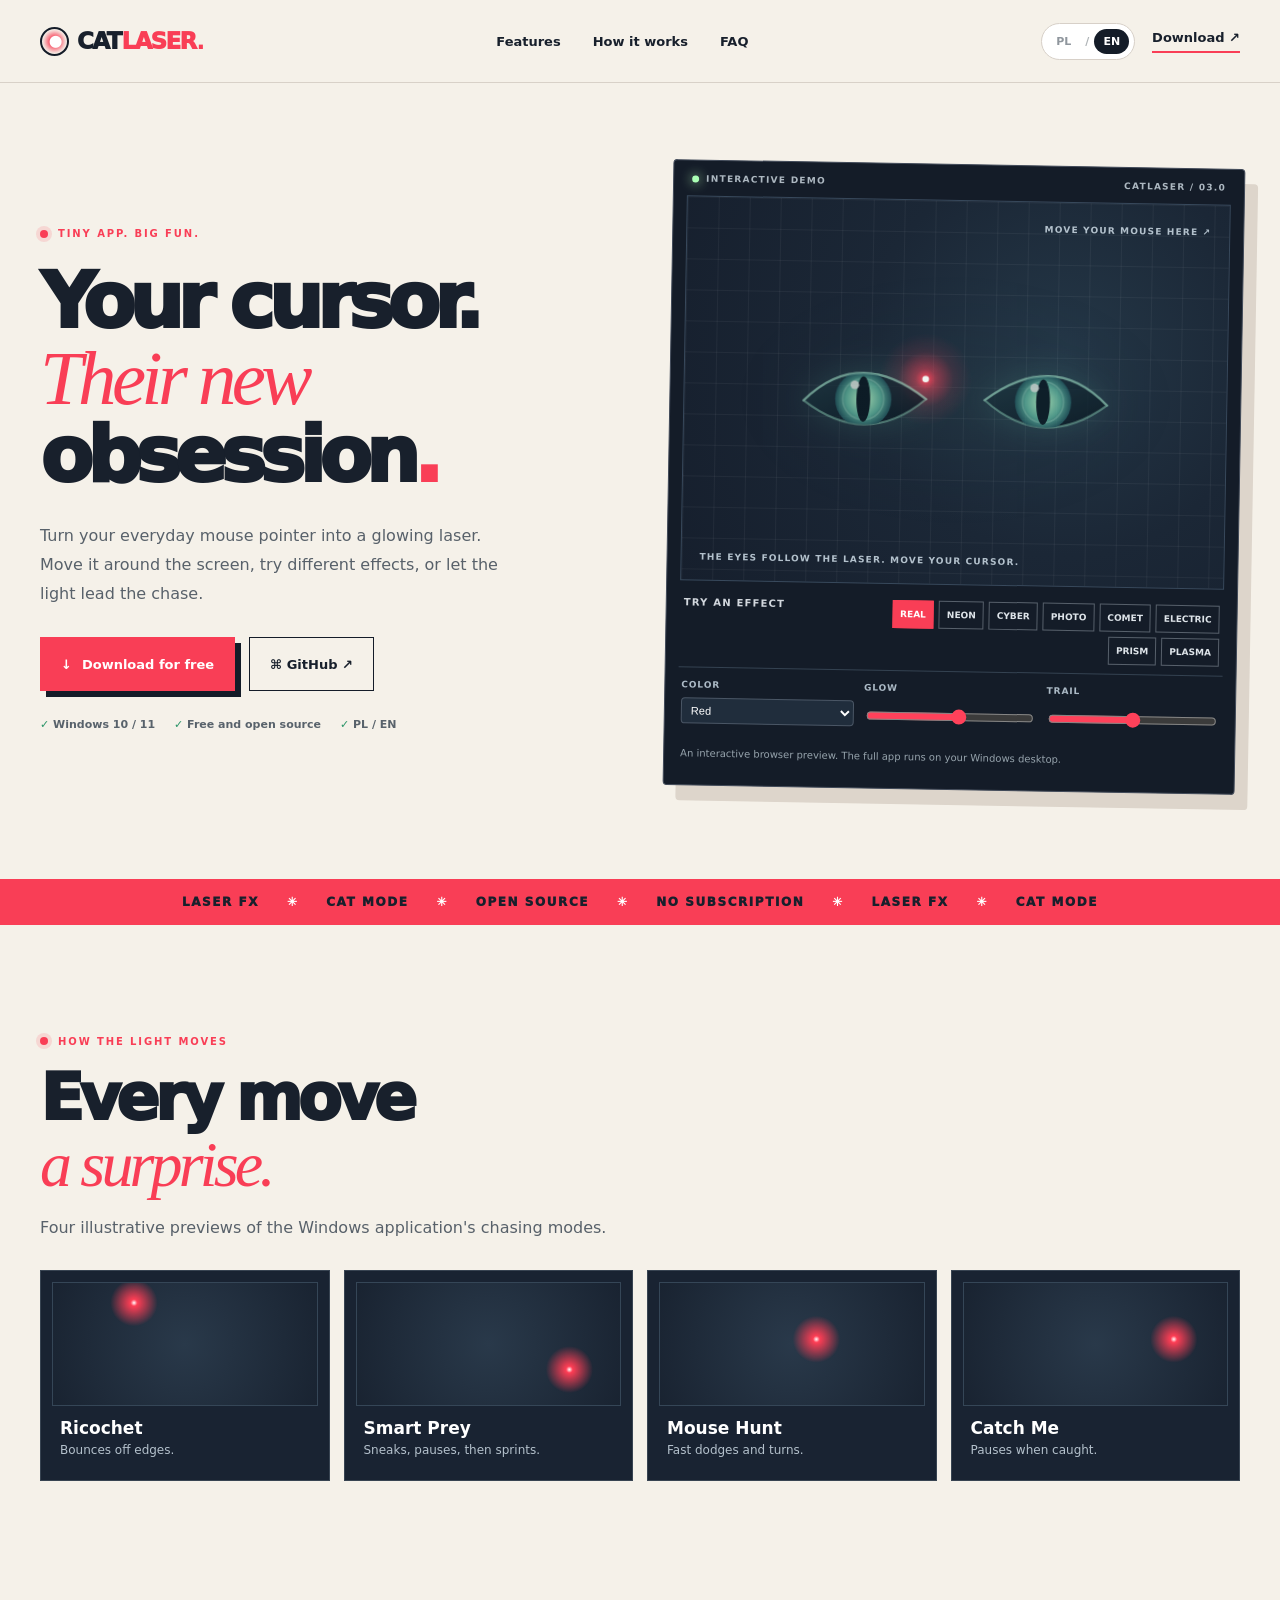
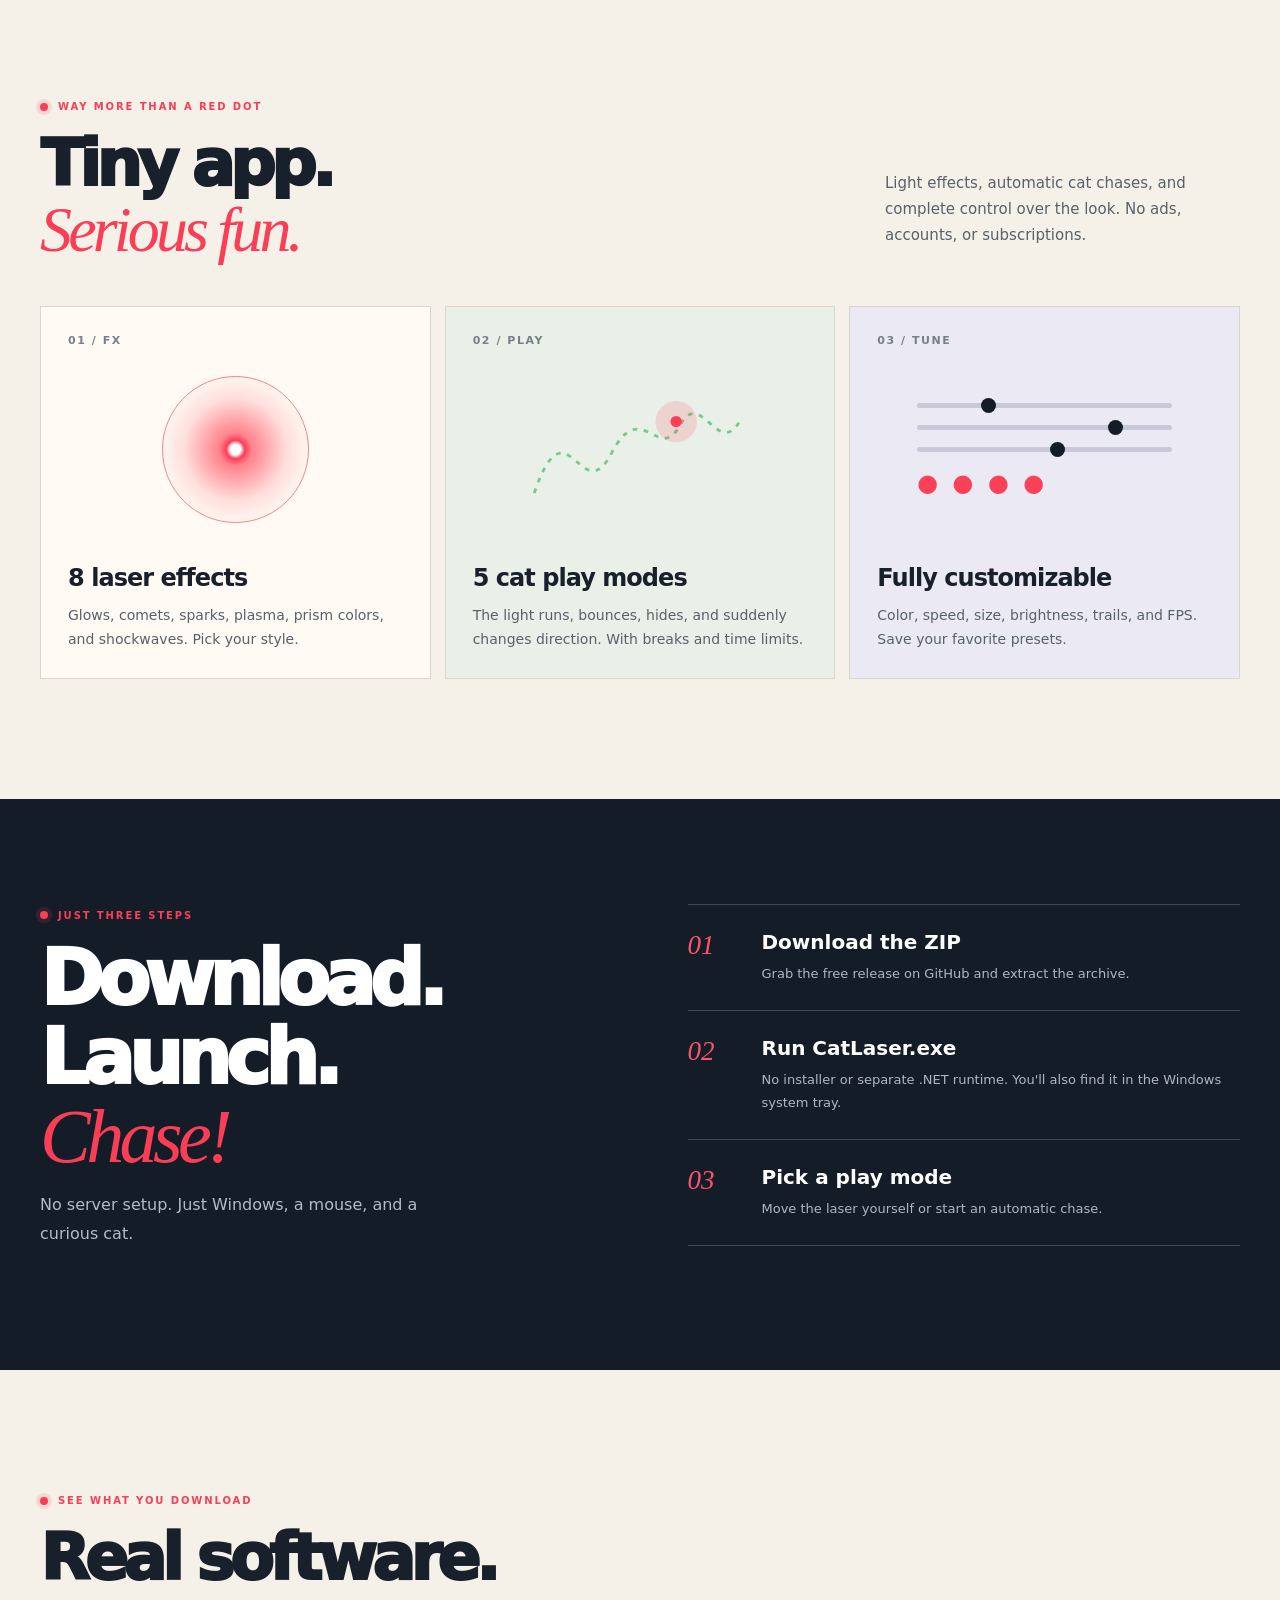
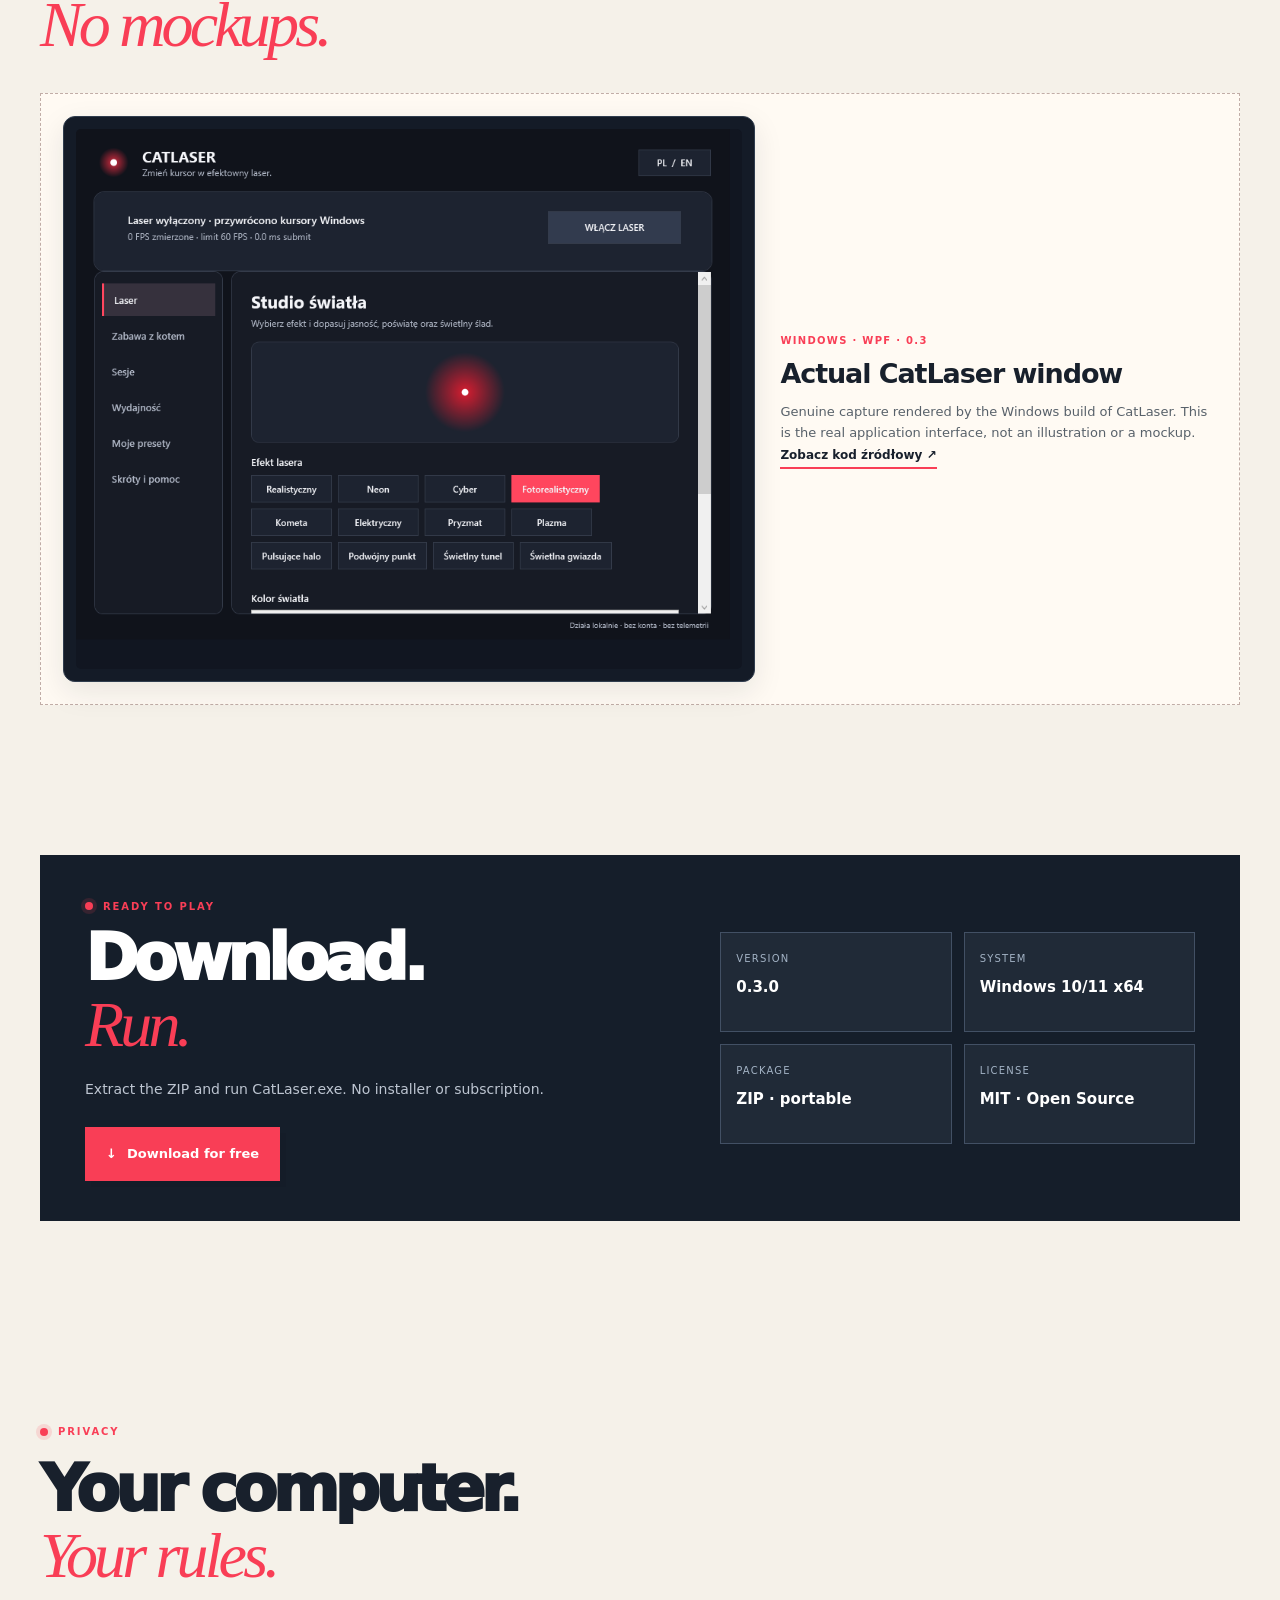
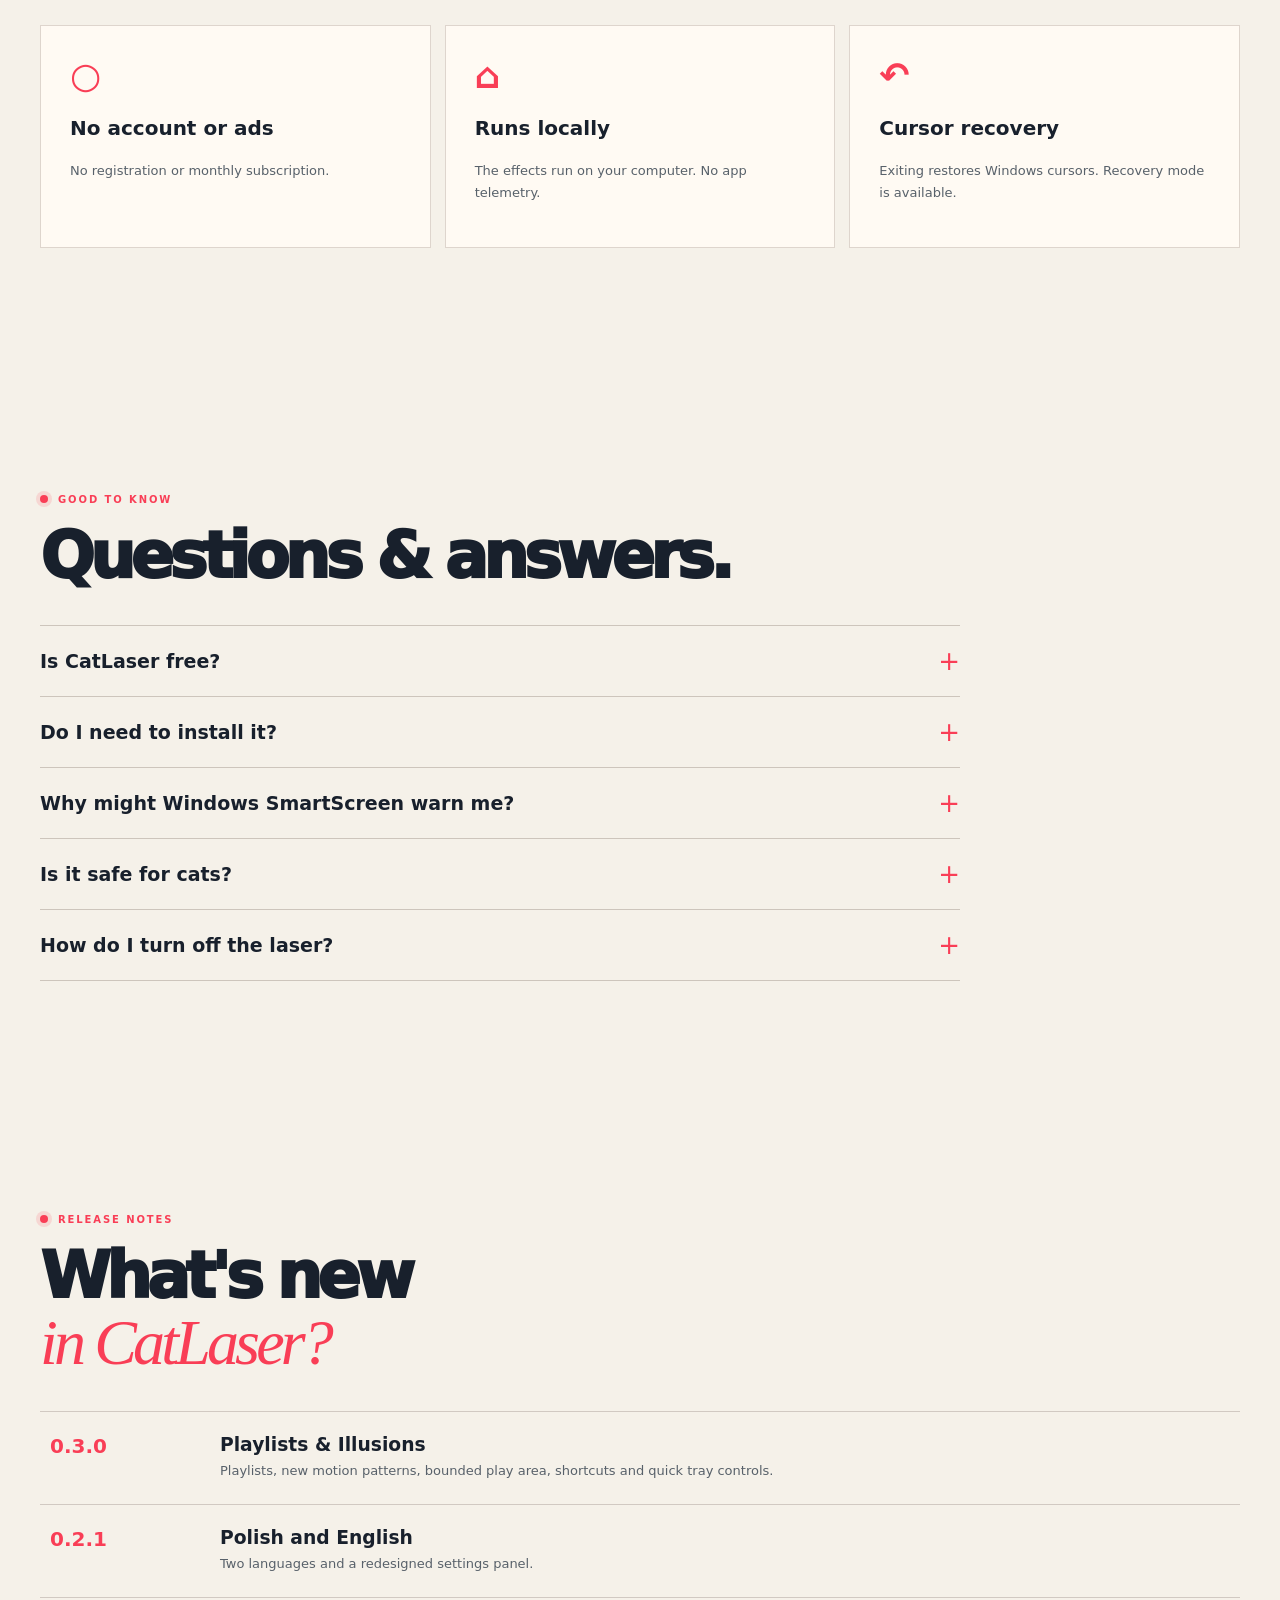
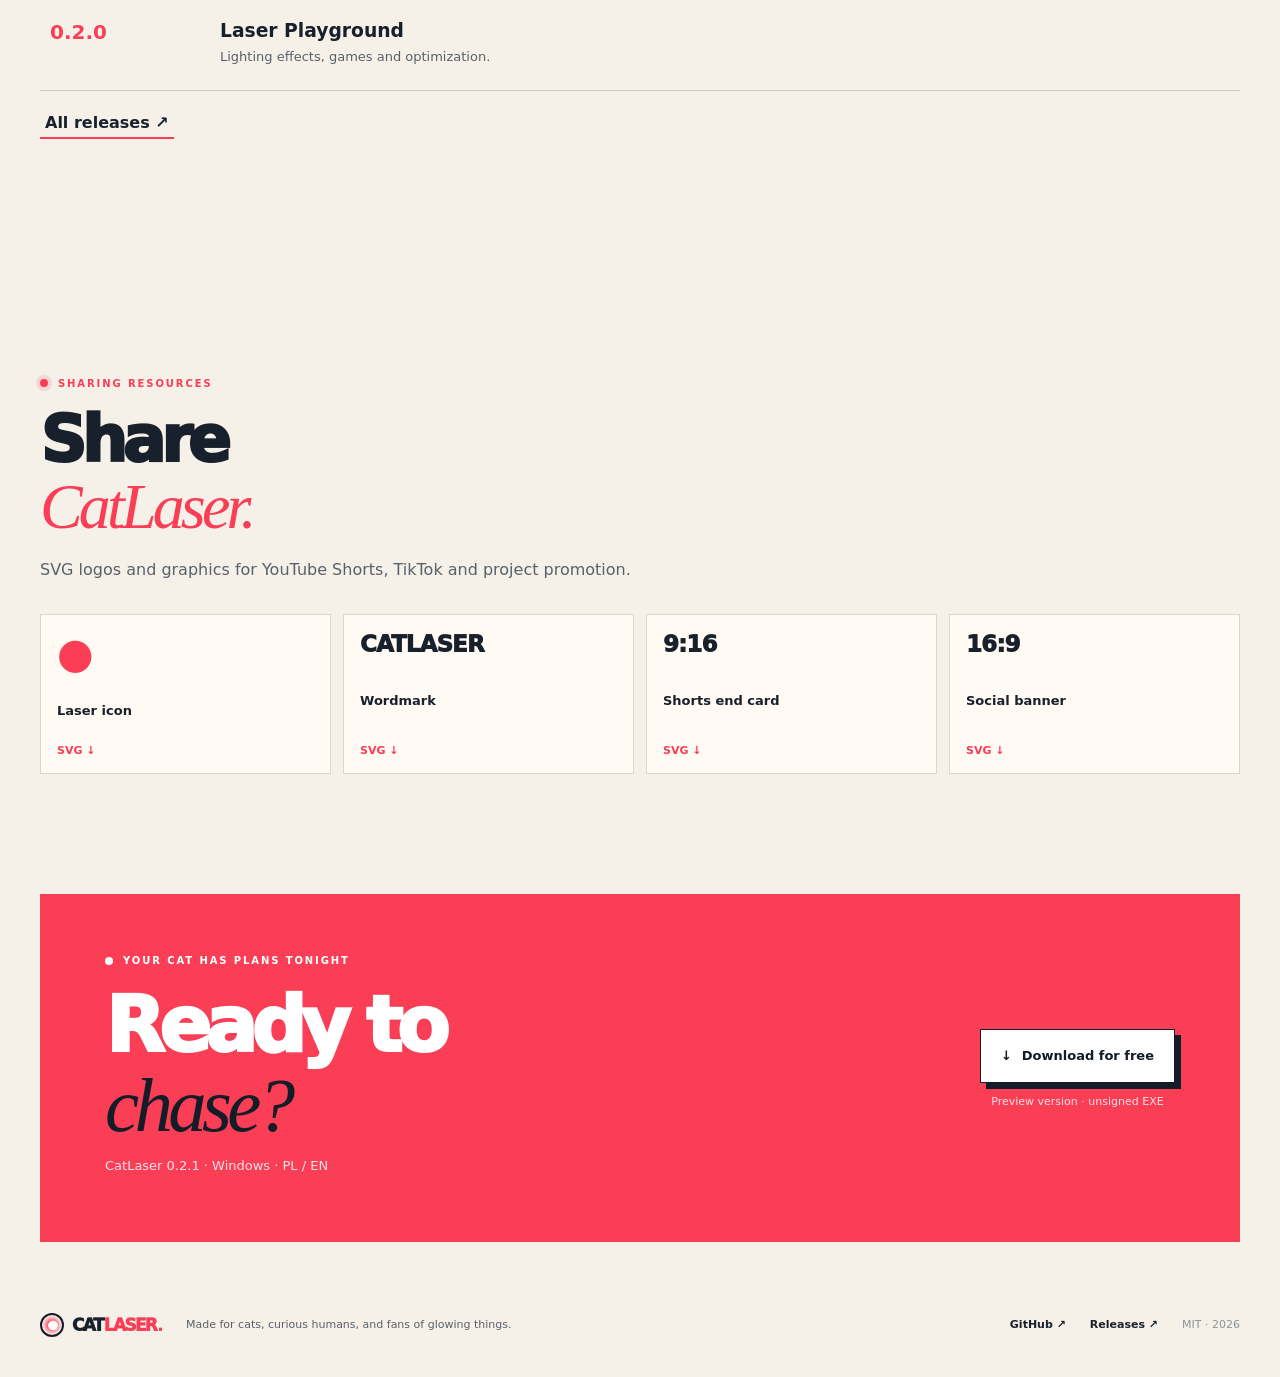
<file: docs/index.html>
<!doctype html>
<html lang="pl">
<head>
<meta charset="utf-8"><meta name="viewport" content="width=device-width,initial-scale=1">
<link rel="alternate" hreflang="pl" href="https://toniaczlog.github.io/catlaser/pl/"><link rel="alternate" hreflang="en" href="https://toniaczlog.github.io/catlaser/en/"><link rel="alternate" hreflang="x-default" href="https://toniaczlog.github.io/catlaser/">
<meta name="theme-color" content="#f5f1e9">
<meta name="description" content="CatLaser — darmowy laserowy kursor na Windows. Efekty świetlne, zabawa dla kota, PL/EN, open source.">
<meta property="og:type" content="website"><meta property="og:title" content="CatLaser — Twój kursor. Jego obsesja."><meta property="og:description" content="Pobierz darmowy laserowy kursor na Windows.">
<link rel="icon" type="image/svg+xml" href="./favicon.svg">
<link rel="stylesheet" href="./styles.css"><script defer src="./main.js"></script>
<title>CatLaser — Twój kursor. Jego obsesja.</title>
</head>
<body>
<a class="skip" href="#main" data-i18n="skip">Przejdź do treści</a>
<header class="site-head"><div class="wrap head-content">
<a class="brand" href="#top" aria-label="CatLaser"><span class="brand-emblem">●</span>CAT<span>LASER</span><b>.</b></a>
<nav class="nav" aria-label="Menu"><a href="#features" data-i18n="navFeatures">Możliwości</a><a href="#how" data-i18n="navHow">Jak działa</a><a href="#faq">FAQ</a></nav>
<div class="head-right"><div class="locale" role="group" aria-label="Language / Język"><button data-lang="pl" aria-pressed="true">PL</button><span>/</span><button data-lang="en" aria-pressed="false">EN</button></div><a class="head-download" href="https://github.com/toniaczlog/catlaser/releases/tag/v0.3.0" data-i18n="navDownload">Pobierz ↗</a></div>
</div></header>
<main id="main">
<section class="hero wrap" id="top"><div class="hero-copy"><span class="kicker"><i></i><span data-i18n="kicker">MAŁA APLIKACJA. WIELKA FRAJDA.</span></span>
<h1 data-i18n-html="heroTitle">Twój kursor.<br><em>Jego nowa</em><br>obsesja<span class="dot">.</span></h1>
<p data-i18n="heroIntro">Zamień zwykłą strzałkę myszy w świecący laser. Ruszaj nim po ekranie, wybieraj efekt albo pozwól, by światło samo poprowadziło zabawę.</p>
<div class="actions"><a class="btn primary" href="https://github.com/toniaczlog/catlaser/releases/download/v0.3.0/CatLaser-0.3-win-x64.zip"><span aria-hidden="true">↓</span><span data-i18n="download">Pobierz za darmo</span></a><a class="btn secondary" href="https://github.com/toniaczlog/catlaser" target="_blank" rel="noopener noreferrer">⌘ GitHub ↗</a></div>
<div class="facts"><span>✓ Windows 10 / 11</span><span>✓ <span data-i18n="free">Bezpłatny i open source</span></span><span>✓ PL / EN</span></div>
</div>
<div class="showcase"><div class="showcase-head"><span><i class="live-dot"></i><span data-i18n="live">INTERAKTYWNE DEMO</span></span><span>CATLASER / 03.0</span></div>
<div class="demo" id="demo" role="group" tabindex="0" aria-label="Podgląd lasera. Porusz myszą lub dotknij.">
<div class="grid-bg"></div><div class="demo-hint" data-i18n="hint">PORUSZ MYSZĄ TUTAJ ↗</div>
<div class="eyes-stage" id="watcher" aria-hidden="true">
<svg class="watch-eyes" viewBox="0 0 360 160" fill="none" xmlns="http://www.w3.org/2000/svg">
<defs>
<clipPath id="eye-left-clip"><path d="M40 79Q90 28 153 76Q99 123 40 79Z"/></clipPath>
<clipPath id="eye-right-clip"><path d="M207 76Q270 28 320 79Q261 123 207 76Z"/></clipPath>
<radialGradient id="iris-glow"><stop offset="0" stop-color="#E4FFE6"/><stop offset=".25" stop-color="#A6F2C4"/><stop offset=".62" stop-color="#62BFA5"/><stop offset="1" stop-color="#225C61"/></radialGradient>
<linearGradient id="eye-dark" x1="0" y1="0" x2="1" y2="1"><stop stop-color="#203C45"/><stop offset="1" stop-color="#07151F"/></linearGradient>
</defs>
<g class="watch-eye">
<path d="M40 79Q90 28 153 76Q99 123 40 79Z" fill="url(#eye-dark)" stroke="#9EECCB" stroke-opacity=".55" stroke-width="1.9"/>
<g clip-path="url(#eye-left-clip)"><g class="eye-gaze">
<circle cx="97" cy="78" r="26" fill="url(#iris-glow)"/>
<circle cx="97" cy="78" r="19" stroke="#C8FFE2" stroke-opacity=".28" stroke-width="1.5"/>
<ellipse cx="97" cy="78" rx="6.4" ry="21" fill="#081820"/>
<circle cx="89" cy="65" r="4" fill="#F8FFF5" opacity=".9"/>
</g></g>
<path d="M40 79Q90 28 153 76" stroke="#BEFFE1" stroke-opacity=".44" stroke-width="2.2" stroke-linecap="round"/>
</g>
<g class="watch-eye">
<path d="M207 76Q270 28 320 79Q261 123 207 76Z" fill="url(#eye-dark)" stroke="#9EECCB" stroke-opacity=".55" stroke-width="1.9"/>
<g clip-path="url(#eye-right-clip)"><g class="eye-gaze">
<circle cx="263" cy="78" r="26" fill="url(#iris-glow)"/>
<circle cx="263" cy="78" r="19" stroke="#C8FFE2" stroke-opacity=".28" stroke-width="1.5"/>
<ellipse cx="263" cy="78" rx="6.4" ry="21" fill="#081820"/>
<circle cx="255" cy="65" r="4" fill="#F8FFF5" opacity=".9"/>
</g></g>
<path d="M207 76Q270 28 320 79" stroke="#BEFFE1" stroke-opacity=".44" stroke-width="2.2" stroke-linecap="round"/>
</g>
</svg>
</div>
<canvas id="laser-preview" aria-hidden="true"></canvas><span class="demo-bottom" data-i18n="demoBottom">OCZY ŚLEDZĄ LASER. RUSZ KURSOREM.</span></div>
<div class="demo-controls"><b data-i18n="effectsLabel">WYBIERZ EFEKT</b><div><button class="selected" data-fx="real" aria-pressed="true">REAL</button><button data-fx="neon" aria-pressed="false">NEON</button><button data-fx="cyber" aria-pressed="false">CYBER</button><button data-fx="photoreal" aria-pressed="false">PHOTO</button><button data-fx="comet" aria-pressed="false">COMET</button><button data-fx="electric" aria-pressed="false">ELECTRIC</button><button data-fx="prism" aria-pressed="false">PRISM</button><button data-fx="plasma" aria-pressed="false">PLASMA</button></div></div><div class="demo-tuner"><label><span data-i18n="colorLabel">KOLOR</span><select id="demo-color"><option value="#ff4058" data-i18n="cRed">Czerwony</option><option value="#45ee9a" data-i18n="cGreen">Zielony</option><option value="#479fff" data-i18n="cBlue">Niebieski</option><option value="#c17fff" data-i18n="cViolet">Fioletowy</option><option value="#ffbc52" data-i18n="cAmber">Bursztynowy</option><option value="#43e9ee" data-i18n="cCyan">Cyjan</option></select></label><label><span data-i18n="glowLabel">POŚWIATA</span><input type="range" id="demo-glow" min="20" max="100" value="65"/></label><label><span data-i18n="trailLabel">ŚLAD</span><input type="range" id="demo-trail" min="0" max="100" value="50"/></label></div><p class="demo-note" data-i18n="demoNote">Podgląd w przeglądarce. Pełna aplikacja działa na pulpicie Windows.</p>
</div></section>
<div class="mobile-download"><b>CAT<span>LASER</span></b><a class="btn primary" href="https://github.com/toniaczlog/catlaser/releases/tag/v0.3.0" data-download-latest><span>↓</span><span data-i18n="download">Pobierz za darmo</span></a></div><div class="ribbon" aria-hidden="true">LASER FX <span>✳</span> CAT MODE <span>✳</span> OPEN SOURCE <span>✳</span> NO SUBSCRIPTION <span>✳</span> LASER FX <span>✳</span> CAT MODE</div>
<section class="mode-section section wrap fade-in" id="modes"><span class="kicker"><i></i><span data-i18n="modesKicker">KOT W POGONI</span></span><h2 data-i18n-html="modesTitle">Każdy ruch<br><em>jest inny.</em></h2><p data-i18n="modesDesc">Cztery poglądowe animacje zachowania punktu w aplikacji.</p><div class="mode-grid"><article><canvas data-motion="ricochet" width="300" height="140"></canvas><h3>Ricochet</h3><p data-i18n="motion1">Odbicia od krawędzi.</p></article><article><canvas data-motion="prey" width="300" height="140"></canvas><h3>Smart Prey</h3><p data-i18n="motion2">Skradanie i nagły sprint.</p></article><article><canvas data-motion="hunt" width="300" height="140"></canvas><h3>Mouse Hunt</h3><p data-i18n="motion3">Szybkie zwody.</p></article><article><canvas data-motion="catch" width="300" height="140"></canvas><h3>Catch Me</h3><p data-i18n="motion4">Zatrzymanie po złapaniu.</p></article></div></section><section id="features" class="section wrap"><div class="section-top"><div><span class="kicker"><i></i><span data-i18n="featuresKicker">NIE TYLKO CZERWONA KROPKA</span></span><h2 data-i18n-html="featuresTitle">Mały program.<br><em>Mnóstwo frajdy.</em></h2></div><p data-i18n="featuresIntro">Efekty świetlne, automatyczne gonitwy i pełna kontrola nad wyglądem. Bez reklam, kont i abonamentów.</p></div>
<div class="cards">
<article class="feature"><span class="num">01 / FX</span><div class="art glow"><i></i></div><h3 data-i18n="f1Title">8 efektów lasera</h3><p data-i18n="f1Body">Poświata, komety, iskry, plazma, pryzmat i fale świetlne. Wybierz swój styl.</p></article>
<article class="feature green"><span class="num">02 / PLAY</span><div class="art"><svg viewBox="0 0 250 140" aria-hidden="true"><path d="M13 116c35-102 50 20 82-42s50 12 73-30 41 39 65-7" stroke="#79c98a" stroke-width="3" stroke-dasharray="5 7" fill="none"/><circle cx="164" cy="40" r="22" fill="#ff4d64" opacity=".18"/><circle cx="164" cy="40" r="6" fill="#fb3f54"/></svg></div><h3 data-i18n="f2Title">5 trybów dla kota</h3><p data-i18n="f2Body">Laser ucieka, odbija się, chowa i nagle zmienia kierunek. Z przerwami i limitem czasu.</p></article>
<article class="feature violet"><span class="num">03 / TUNE</span><div class="art dials"><span><i></i></span><span><i></i></span><span><i></i></span><div class="color-dots">● ● ● ●</div></div><h3 data-i18n="f3Title">Pełna personalizacja</h3><p data-i18n="f3Body">Kolory, szybkość, rozmiar, jasność, ślady i FPS. Zapisuj swoje presety.</p></article>
</div></section>
<section id="how" class="dark-panel"><div class="wrap how"><div><span class="kicker"><i></i><span data-i18n="howKicker">TRZY PROSTE KROKI</span></span><h2 data-i18n-html="howTitle">Pobierz.<br>Włącz.<br><em>Polowanie!</em></h2><p data-i18n="howBody">Zero konfiguracji serwera. Tylko Windows, myszka i ciekawski kot.</p></div><div class="steps"><div><b>01</b><aside><h3 data-i18n="s1Title">Pobierz ZIP</h3><p data-i18n="s1Body">Pobierz darmową wersję z GitHub Releases i rozpakuj ją.</p></aside></div><div><b>02</b><aside><h3 data-i18n="s2Title">Uruchom CatLaser.exe</h3><p data-i18n="s2Body">Bez instalatora i dodatkowego środowiska .NET. Program działa przy zegarze Windows.</p></aside></div><div><b>03</b><aside><h3 data-i18n="s3Title">Wybierz tryb zabawy</h3><p data-i18n="s3Body">Ruszaj laserem sam albo włącz automatyczny tryb dla kota.</p></aside></div></div></div></section>
<section class="product-evidence section wrap fade-in" id="app"><span class="kicker"><i></i><span data-i18n="appKicker">CO NAPRAWDĘ POBIERASZ</span></span><h2 data-i18n-html="appTitle">Prawdziwy program.<br><em>Bez makiet.</em></h2><div class="evidence-card screenshot-card">
    <div class="screenshot-image"><img src="./screenshots/settings-0.3.png" alt="Prawdziwe okno ustawień CatLaser 0.3 przechwycone na Windows" loading="lazy" decoding="async" width="875" height="710"></div>
    <div class="screenshot-detail"><span class="capture-proof">WINDOWS · WPF · 0.3</span><h3 data-i18n="screensPending">Prawdziwe okno programu CatLaser</h3>
    <p data-i18n="screensDesc">Autentyczny zrzut wygenerowany przez aplikację CatLaser w środowisku Windows. To prawdziwy interfejs EXE, nie makieta ani ilustracja.</p>
    <a href="https://github.com/toniaczlog/catlaser/tree/main/CatLaser" target="_blank" rel="noopener noreferrer">Zobacz kod źródłowy ↗</a></div>
  </div></section><section class="download-block section wrap fade-in" id="download"><div class="download-panel"><div><span class="kicker"><i></i><span data-i18n="downloadKicker">GOTOWY DO ZABAWY</span></span><h2 data-i18n-html="downloadTitle">Pobierz.<br><em>Uruchom.</em></h2><p data-i18n="downloadBody">Rozpakuj ZIP i uruchom CatLaser.exe. Bez instalatora i abonamentu.</p><a class="btn primary" href="https://github.com/toniaczlog/catlaser/releases/tag/v0.3.0" data-download-latest><span>↓</span><span data-i18n="download">Pobierz za darmo</span></a></div><div class="download-meta"><div><small data-i18n="version">WERSJA</small><strong>0.3.0</strong></div><div><small data-i18n="platform">SYSTEM</small><strong>Windows 10/11 x64</strong></div><div><small data-i18n="package">PAKIET</small><strong>ZIP · portable</strong></div><div><small data-i18n="license">LICENCJA</small><strong>MIT · Open Source</strong></div></div></div></section><section class="privacy-section section wrap fade-in" id="privacy"><span class="kicker"><i></i><span data-i18n="privacyKicker">PRYWATNOŚĆ</span></span><h2 data-i18n-html="privacyTitle">Twój komputer.<br><em>Twoje zasady.</em></h2><div class="privacy-grid"><div><b>○</b><h3 data-i18n="privacy1">Bez konta i reklam</h3><p data-i18n="privacy1Body">Nie musisz się rejestrować ani płacić abonamentu.</p></div><div><b>⌂</b><h3 data-i18n="privacy2">Działa lokalnie</h3><p data-i18n="privacy2Body">Efekty działają na komputerze, bez telemetrii.</p></div><div><b>↶</b><h3 data-i18n="privacy3">Przywracanie kursora</h3><p data-i18n="privacy3Body">Wyłączenie przywraca kursory Windows. Dostępna jest funkcja naprawcza.</p></div></div></section><section id="faq" class="section faq wrap"><span class="kicker"><i></i><span data-i18n="faqKicker">DOBRZE WIEDZIEĆ</span></span><h2 data-i18n="faqTitle">Pytania i odpowiedzi.</h2>
<details><summary data-i18n="q1">Czy CatLaser jest darmowy?</summary><p data-i18n="a1">Tak. Jest bezpłatny, open source (MIT), bez reklam i bez subskrypcji.</p></details>
<details><summary data-i18n="q2">Czy muszę instalować program?</summary><p data-i18n="a2">Nie. Wystarczy pobrać ZIP, rozpakować i uruchomić CatLaser.exe na Windows 10/11 x64.</p></details>
<details><summary data-i18n="q3">Dlaczego Windows SmartScreen może ostrzegać?</summary><p data-i18n="a3">Plik EXE nie jest jeszcze podpisany cyfrowo. Kod źródłowy jest publiczny na GitHubie, a aplikację kompiluje GitHub Actions.</p></details>
<details><summary data-i18n="q4">Czy to bezpieczne dla kota?</summary><p data-i18n="a4">Program nie emituje prawdziwego lasera — wyświetla efekt na monitorze. Pilnuj jednak, aby kot nie drapał ekranu, rób krótkie sesje i zakończ zabawę prawdziwą zabawką do złapania.</p></details>
<details><summary data-i18n="q5">Jak wyłączyć laser?</summary><p data-i18n="a5">Ctrl + Alt + L lub menu programu przy zegarze. Wyjście przywraca kursory Windows. Po awaryjnym zamknięciu można uruchomić CatLaser ponownie, aby przywrócić kursory.</p></details>
</section>
<section class="updates section wrap fade-in" id="updates"><span class="kicker"><i></i><span data-i18n="updatesKicker">HISTORIA ZMIAN</span></span><h2 data-i18n-html="updatesTitle">Co nowego<br><em>w CatLaser?</em></h2><div class="version-list"><div><b>0.3.0</b><div><h3 data-i18n="v3Title">Playlists & Illusions</h3><p data-i18n="v3Body">Playlisty, nowe trajektorie, obszar zabawy, skróty i szybkie sterowanie.</p></div></div><div><b>0.2.1</b><div><h3 data-i18n="v2Title">Polski i angielski</h3><p data-i18n="v2Body">Dwa języki i nowy panel ustawień.</p></div></div><div><b>0.2.0</b><div><h3 data-i18n="v1Title">Laser Playground</h3><p data-i18n="v1Body">Efekty świetlne, gry i optymalizacja.</p></div></div></div><a class="text-link" href="https://github.com/toniaczlog/catlaser/releases" data-i18n="allReleases">Wszystkie wydania ↗</a></section><section class="press section wrap fade-in" id="press"><span class="kicker"><i></i><span data-i18n="pressKicker">MATERIAŁY PRASOWE</span></span><h2 data-i18n-html="pressTitle">Udostępnij<br><em>CatLaser.</em></h2><p data-i18n="pressBody">Logo i grafiki w formacie SVG do filmów Shorts, TikToka i prezentacji projektu.</p><div class="press-files"><a href="./press/mark.svg" download><span>●</span><b data-i18n="pressMark">Ikona</b><small>SVG ↓</small></a><a href="./press/wordmark.svg" download><span>CATLASER</span><b data-i18n="pressLogo">Logo</b><small>SVG ↓</small></a><a href="./press/shorts-card.svg" download><span>9:16</span><b data-i18n="pressVideo">Plansza Shorts</b><small>SVG ↓</small></a><a href="./press/social-banner.svg" download><span>16:9</span><b data-i18n="pressBanner">Baner</b><small>SVG ↓</small></a></div></section><section class="ending wrap"><div><span class="kicker"><i></i><span data-i18n="endingKicker">TWÓJ KOT MA PLAN NA WIECZÓR</span></span><h2 data-i18n-html="endingTitle">Gotowi na<br><em>gonitwę?</em></h2><p>CatLaser 0.2.1 · Windows · PL / EN</p></div><div><a class="btn ending-button" href="https://github.com/toniaczlog/catlaser/releases/download/v0.3.0/CatLaser-0.3-win-x64.zip"><span aria-hidden="true">↓</span><span data-i18n="download">Pobierz za darmo</span></a><small data-i18n="prerelease">Wersja testowa · niepodpisany EXE</small></div></section>
</main>
<footer class="wrap foot"><div class="brand"><span class="brand-emblem">●</span>CAT<span>LASER</span><b>.</b></div><p data-i18n="footer">Dla kotów, ciekawskich ludzi i miłośników światła.</p><a href="https://github.com/toniaczlog/catlaser" target="_blank" rel="noopener noreferrer">GitHub ↗</a><a href="https://github.com/toniaczlog/catlaser/releases" target="_blank" rel="noopener noreferrer">Releases ↗</a><span>MIT · 2026</span></footer>
</body></html>
</file>
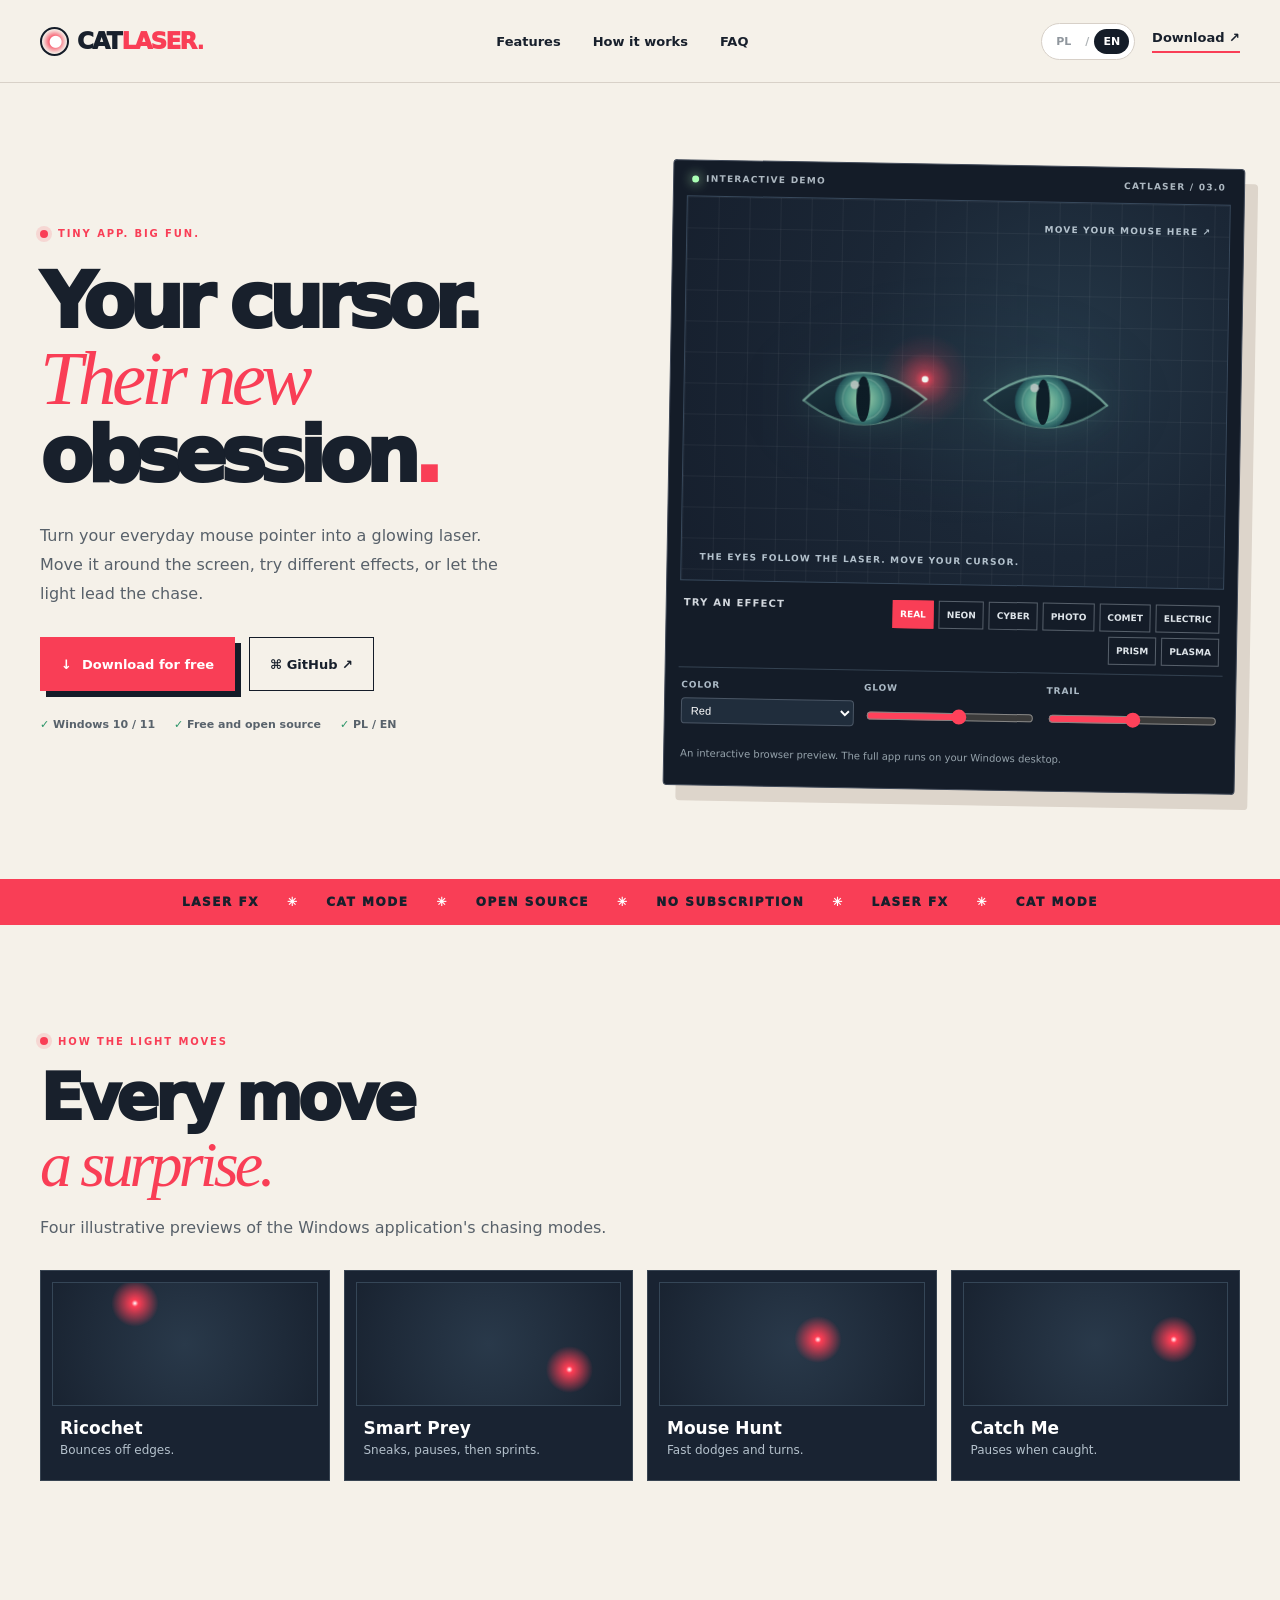
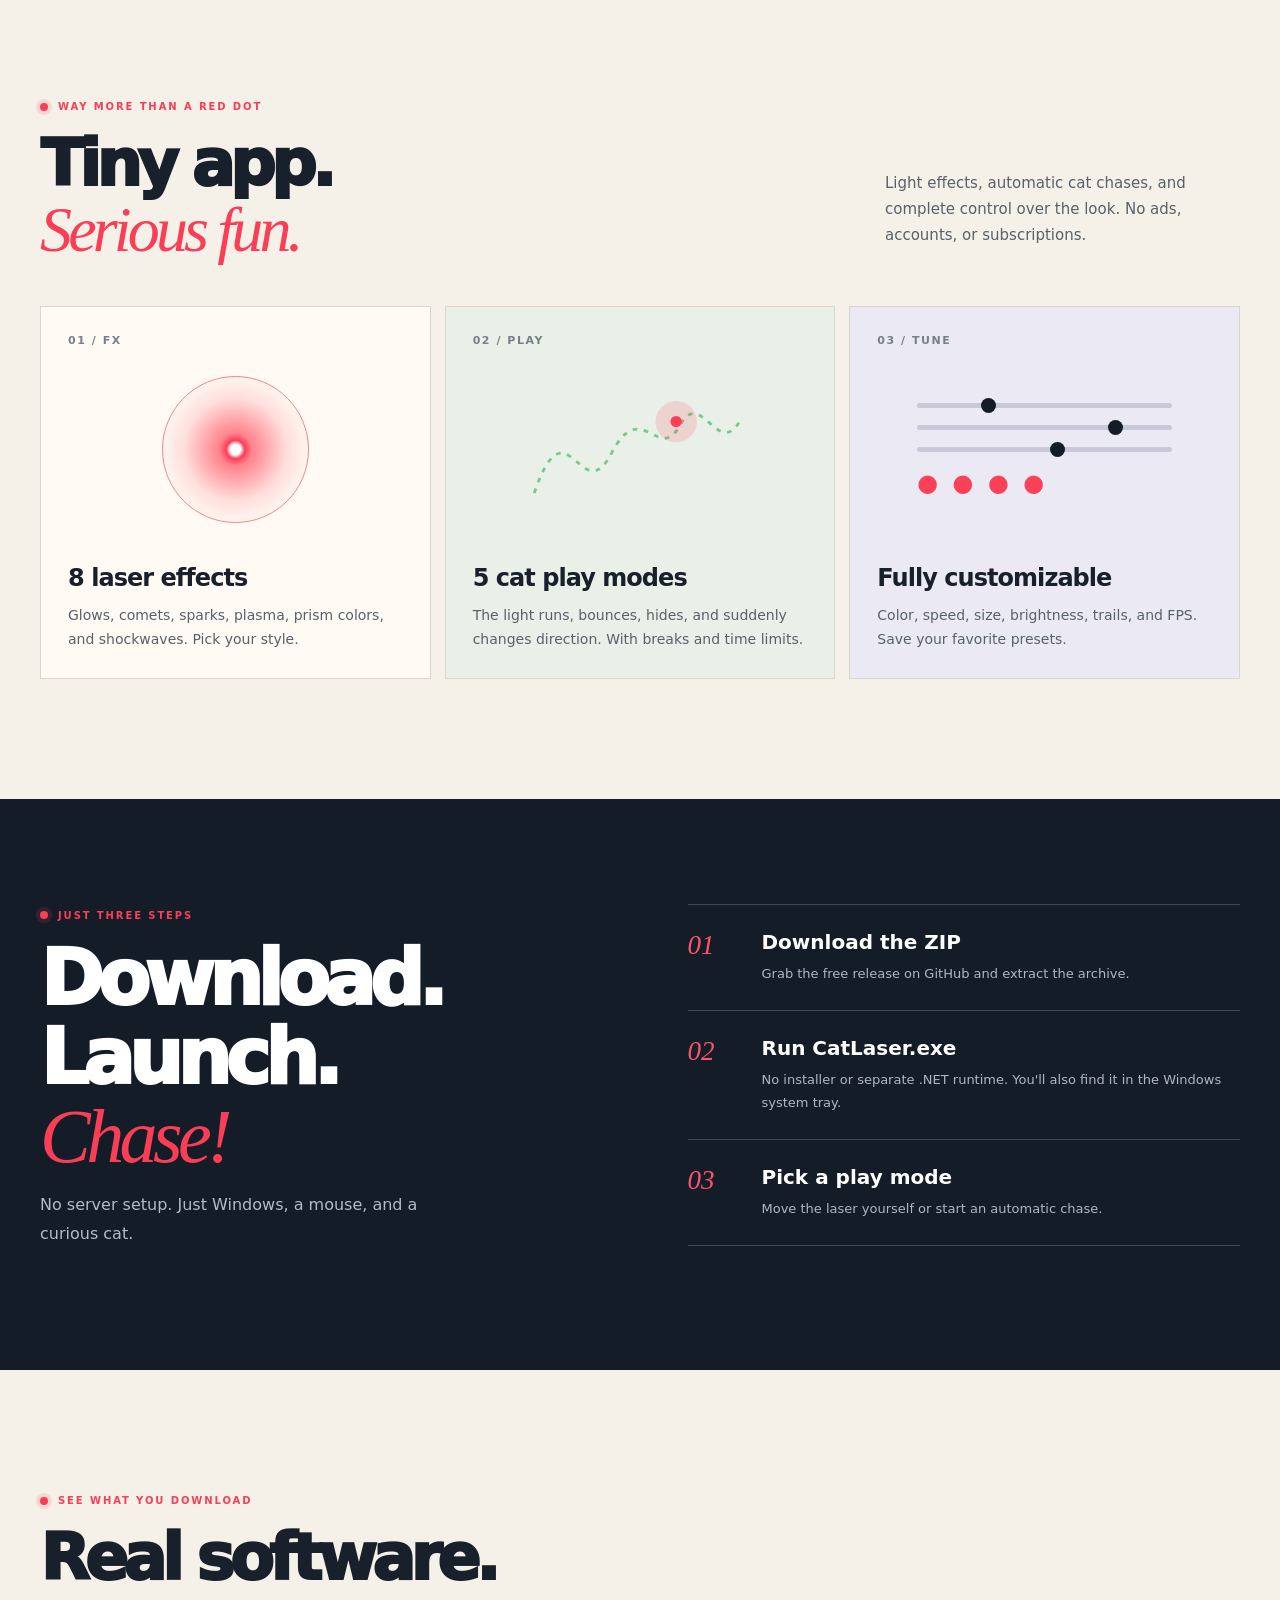
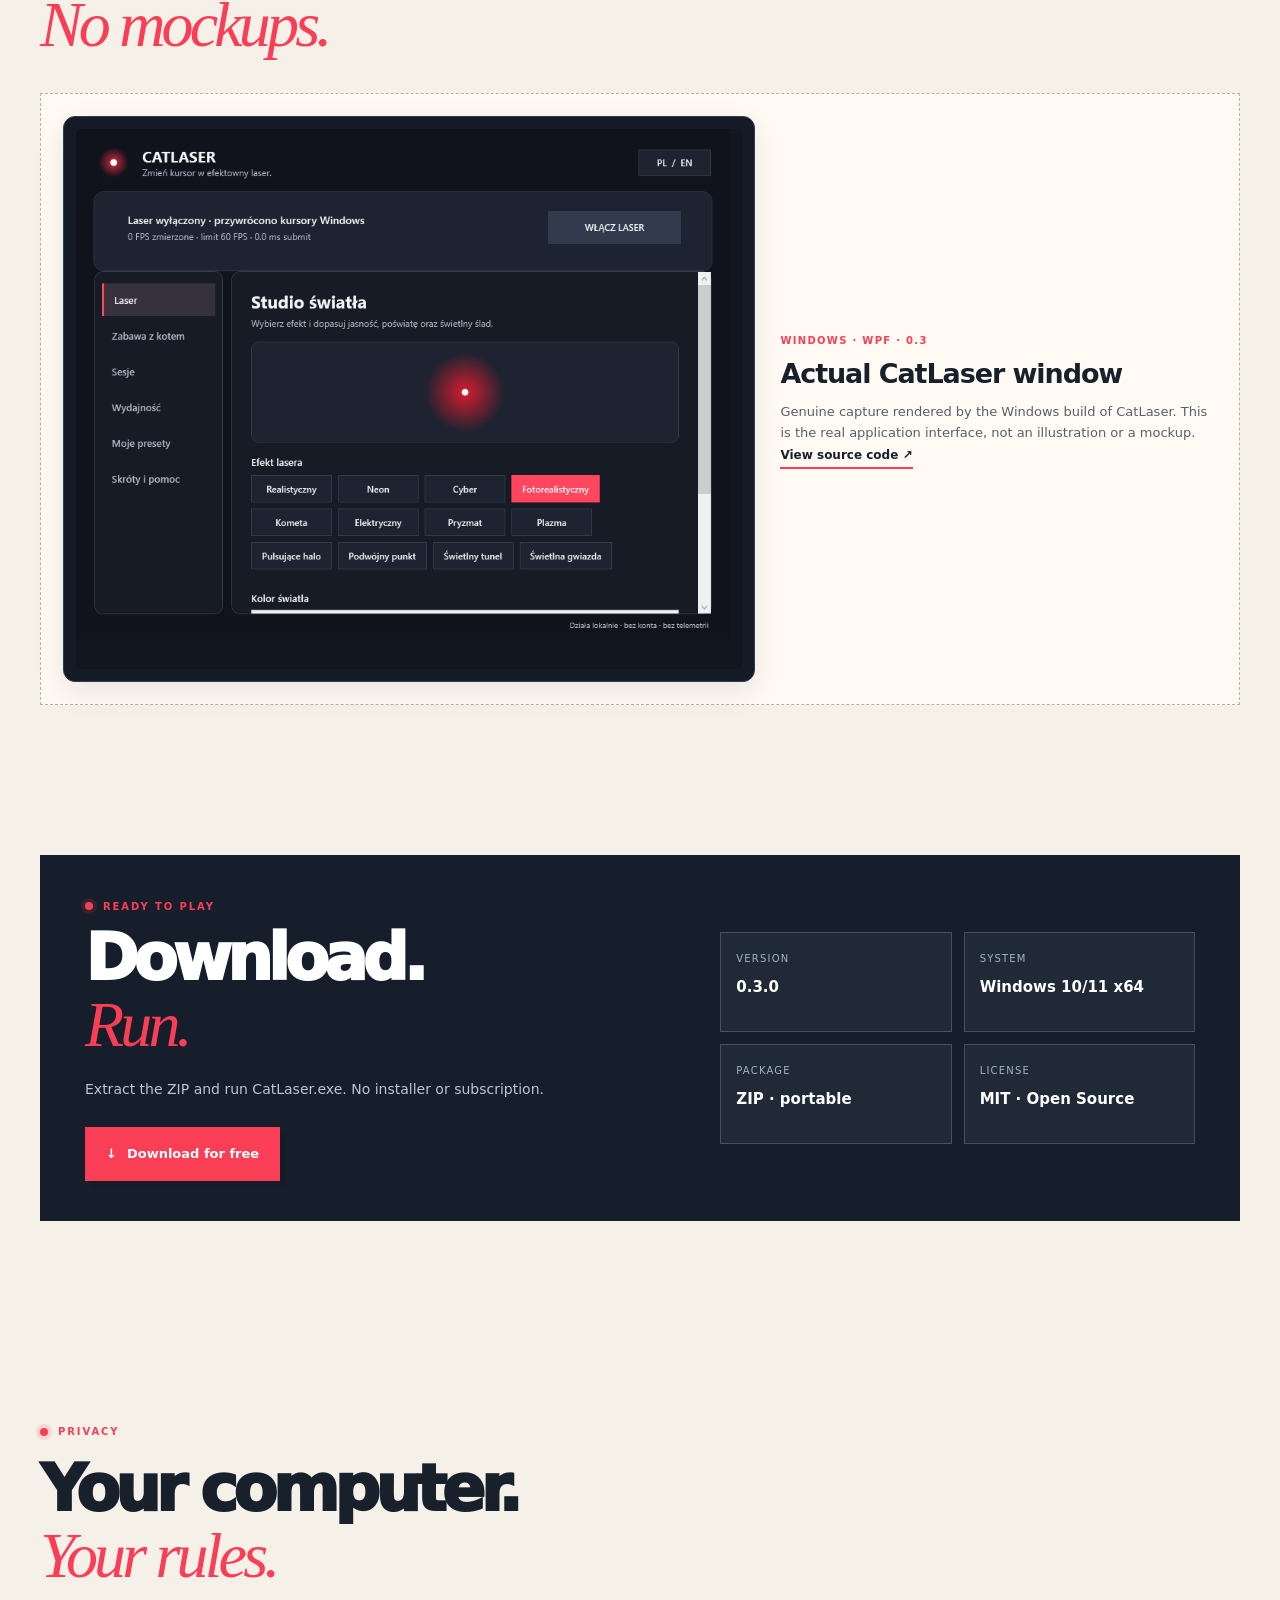
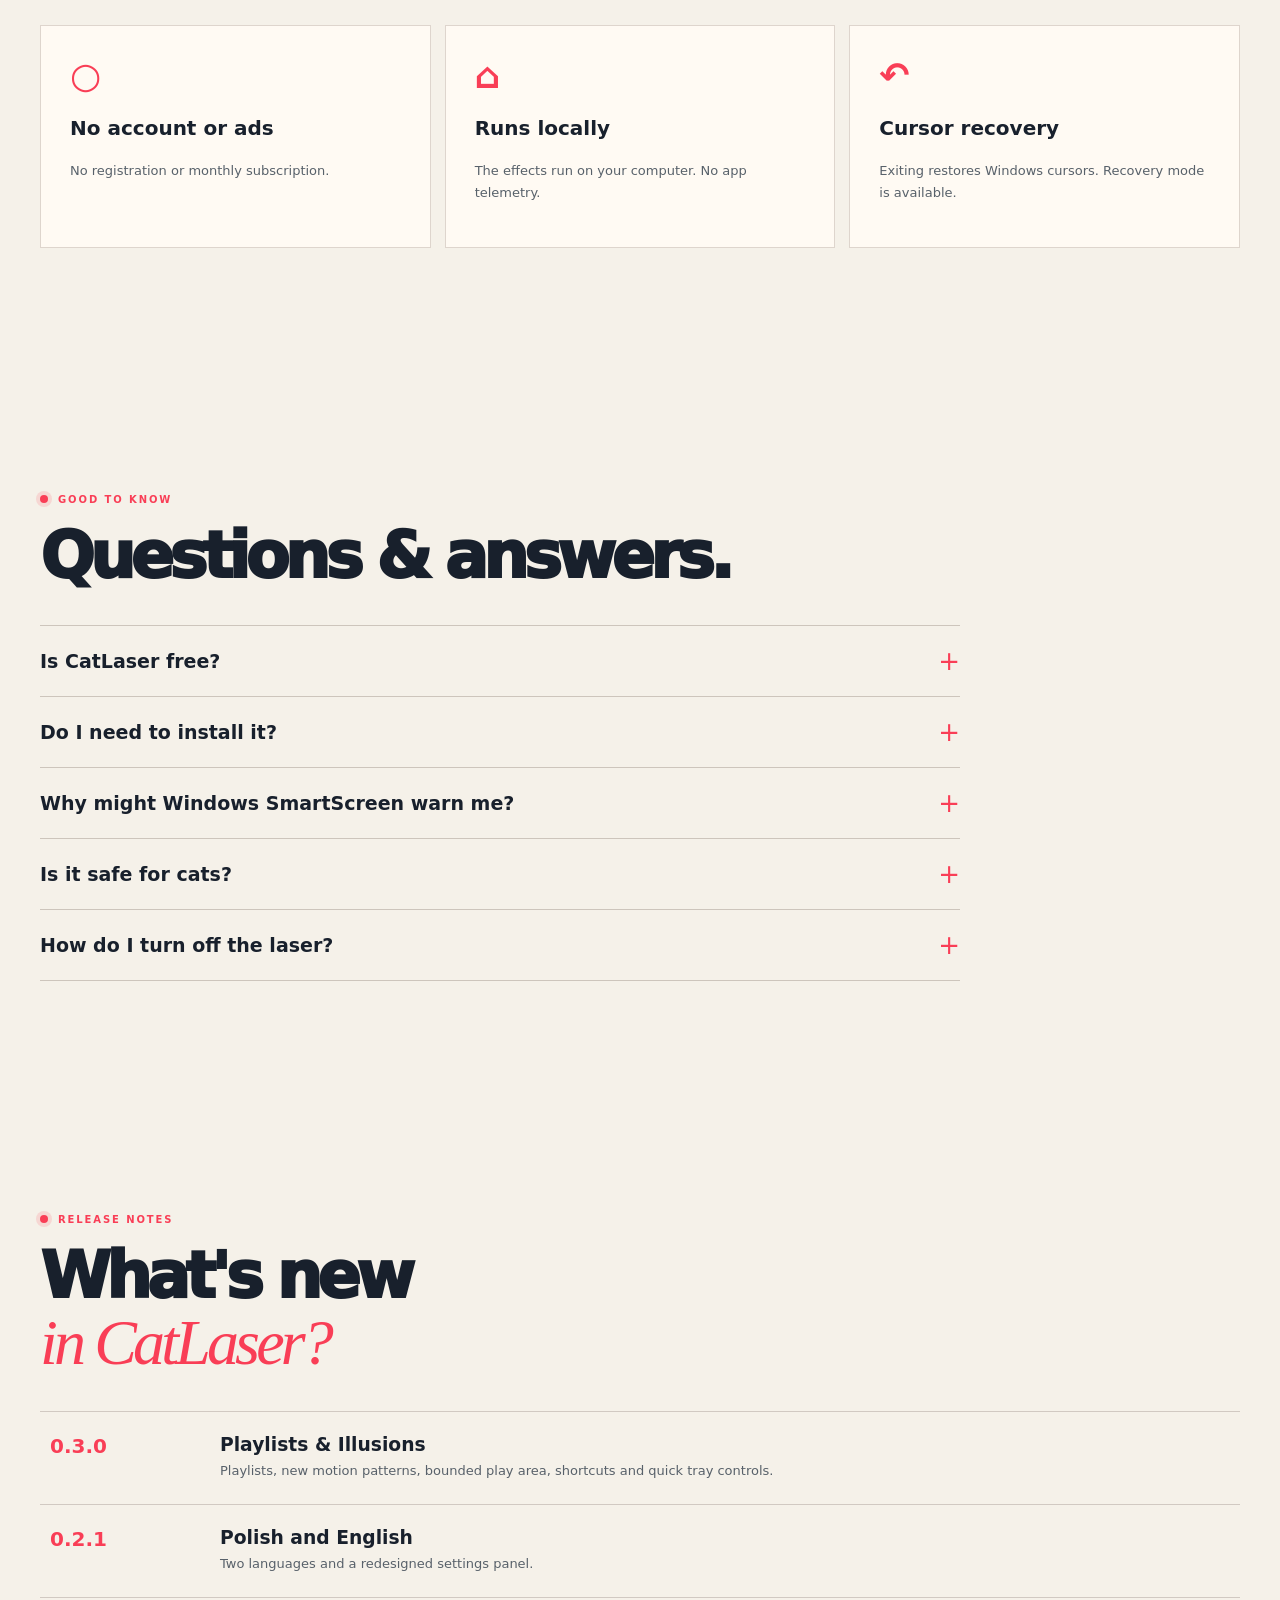
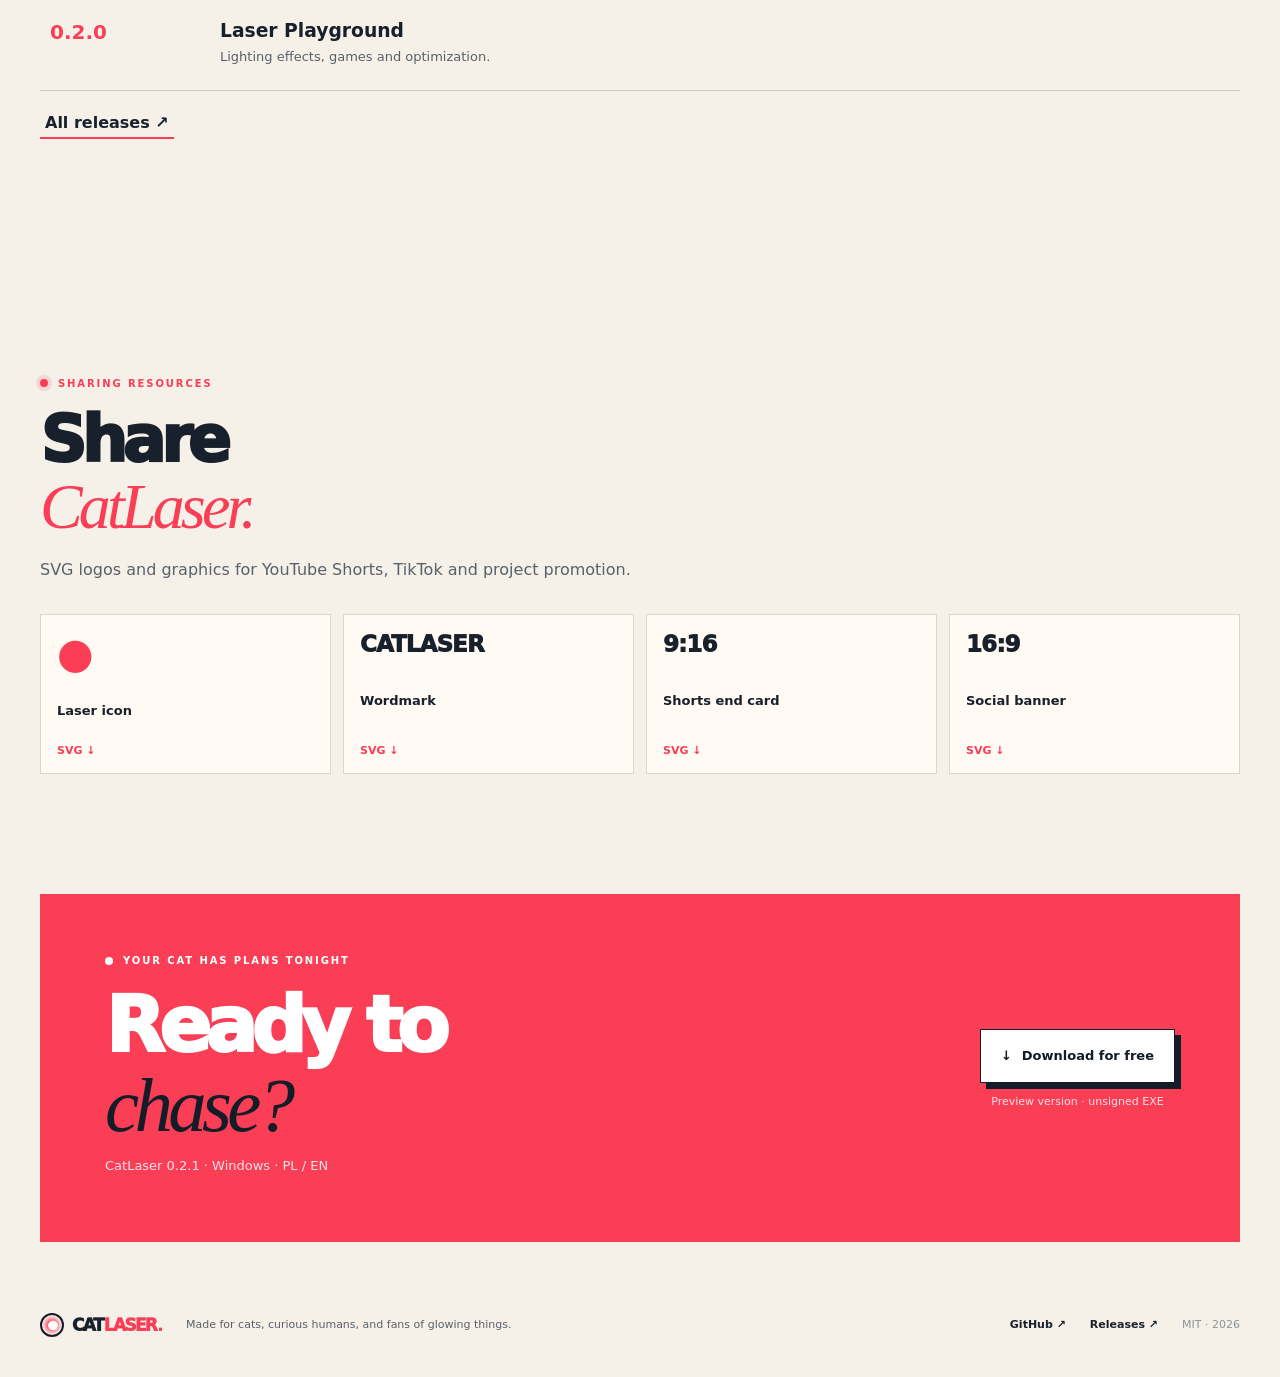
<file: docs/en/index.html>
<!doctype html>
<html lang="en">
<head>
<meta charset="utf-8"><meta name="viewport" content="width=device-width,initial-scale=1">
<link rel="alternate" hreflang="pl" href="https://toniaczlog.github.io/catlaser/pl/"><link rel="alternate" hreflang="en" href="https://toniaczlog.github.io/catlaser/en/"><link rel="alternate" hreflang="x-default" href="https://toniaczlog.github.io/catlaser/">
<link rel="canonical" href="https://toniaczlog.github.io/catlaser/en/"><meta name="robots" content="index,follow"><meta property="og:locale" content="en_US"><meta name="twitter:card" content="summary_large_image">
<meta name="theme-color" content="#f5f1e9">
<meta name="description" content="CatLaser — free Windows laser pointer with visual effects, cat play modes, PL/EN, open source.">
<meta property="og:type" content="website"><meta property="og:title" content="CatLaser — Your cursor. Their obsession."><meta property="og:description" content="Download the free laser pointer app for Windows.">
<link rel="icon" type="image/svg+xml" href="../favicon.svg">
<link rel="stylesheet" href="../styles.css"><script defer src="../main.js"></script>
<title>CatLaser — Your cursor. Their obsession.</title>
</head>
<body>
<a class="skip" href="#main" data-i18n="skip">Skip to content</a>
<header class="site-head"><div class="wrap head-content">
<a class="brand" href="#top" aria-label="CatLaser"><span class="brand-emblem">●</span>CAT<span>LASER</span><b>.</b></a>
<nav class="nav" aria-label="Menu"><a href="#features" data-i18n="navFeatures">Features</a><a href="#how" data-i18n="navHow">How it works</a><a href="#faq">FAQ</a></nav>
<div class="head-right"><div class="locale" role="group" aria-label="Language / Język"><button data-lang="pl" aria-pressed="true">PL</button><span>/</span><button data-lang="en" aria-pressed="false">EN</button></div><a class="head-download" href="https://github.com/toniaczlog/catlaser/releases/tag/v0.3.0" data-i18n="navDownload">Download ↗</a></div>
</div></header>
<main id="main">
<section class="hero wrap" id="top"><div class="hero-copy"><span class="kicker"><i></i><span data-i18n="kicker">TINY APP. BIG FUN.</span></span>
<h1 data-i18n-html="heroTitle">Your cursor.<br><em>Their new</em><br>obsession<span class="dot">.</span></h1>
<p data-i18n="heroIntro">Turn your everyday mouse pointer into a glowing laser. Move it around the screen, try different effects, or let the light lead the chase.</p>
<div class="actions"><a class="btn primary" href="https://github.com/toniaczlog/catlaser/releases/download/v0.3.0/CatLaser-0.3-win-x64.zip"><span aria-hidden="true">↓</span><span data-i18n="download">Download for free</span></a><a class="btn secondary" href="https://github.com/toniaczlog/catlaser" target="_blank" rel="noopener noreferrer">⌘ GitHub ↗</a></div>
<div class="facts"><span>✓ Windows 10 / 11</span><span>✓ <span data-i18n="free">Free and open source</span></span><span>✓ PL / EN</span></div>
</div>
<div class="showcase"><div class="showcase-head"><span><i class="live-dot"></i><span data-i18n="live">INTERACTIVE DEMO</span></span><span>CATLASER / 03.0</span></div>
<div class="demo" id="demo" role="group" tabindex="0" aria-label="Podgląd lasera. Porusz myszą lub dotknij.">
<div class="grid-bg"></div><div class="demo-hint" data-i18n="hint">MOVE YOUR MOUSE HERE ↗</div>
<div class="eyes-stage" id="watcher" aria-hidden="true">
<svg class="watch-eyes" viewBox="0 0 360 160" fill="none" xmlns="http://www.w3.org/2000/svg">
<defs>
<clipPath id="eye-left-clip"><path d="M40 79Q90 28 153 76Q99 123 40 79Z"/></clipPath>
<clipPath id="eye-right-clip"><path d="M207 76Q270 28 320 79Q261 123 207 76Z"/></clipPath>
<radialGradient id="iris-glow"><stop offset="0" stop-color="#E4FFE6"/><stop offset=".25" stop-color="#A6F2C4"/><stop offset=".62" stop-color="#62BFA5"/><stop offset="1" stop-color="#225C61"/></radialGradient>
<linearGradient id="eye-dark" x1="0" y1="0" x2="1" y2="1"><stop stop-color="#203C45"/><stop offset="1" stop-color="#07151F"/></linearGradient>
</defs>
<g class="watch-eye">
<path d="M40 79Q90 28 153 76Q99 123 40 79Z" fill="url(#eye-dark)" stroke="#9EECCB" stroke-opacity=".55" stroke-width="1.9"/>
<g clip-path="url(#eye-left-clip)"><g class="eye-gaze">
<circle cx="97" cy="78" r="26" fill="url(#iris-glow)"/>
<circle cx="97" cy="78" r="19" stroke="#C8FFE2" stroke-opacity=".28" stroke-width="1.5"/>
<ellipse cx="97" cy="78" rx="6.4" ry="21" fill="#081820"/>
<circle cx="89" cy="65" r="4" fill="#F8FFF5" opacity=".9"/>
</g></g>
<path d="M40 79Q90 28 153 76" stroke="#BEFFE1" stroke-opacity=".44" stroke-width="2.2" stroke-linecap="round"/>
</g>
<g class="watch-eye">
<path d="M207 76Q270 28 320 79Q261 123 207 76Z" fill="url(#eye-dark)" stroke="#9EECCB" stroke-opacity=".55" stroke-width="1.9"/>
<g clip-path="url(#eye-right-clip)"><g class="eye-gaze">
<circle cx="263" cy="78" r="26" fill="url(#iris-glow)"/>
<circle cx="263" cy="78" r="19" stroke="#C8FFE2" stroke-opacity=".28" stroke-width="1.5"/>
<ellipse cx="263" cy="78" rx="6.4" ry="21" fill="#081820"/>
<circle cx="255" cy="65" r="4" fill="#F8FFF5" opacity=".9"/>
</g></g>
<path d="M207 76Q270 28 320 79" stroke="#BEFFE1" stroke-opacity=".44" stroke-width="2.2" stroke-linecap="round"/>
</g>
</svg>
</div>
<canvas id="laser-preview" aria-hidden="true"></canvas><span class="demo-bottom" data-i18n="demoBottom">THE EYES FOLLOW THE LASER. MOVE YOUR CURSOR.</span></div>
<div class="demo-controls"><b data-i18n="effectsLabel">TRY AN EFFECT</b><div><button class="selected" data-fx="real" aria-pressed="true">REAL</button><button data-fx="neon" aria-pressed="false">NEON</button><button data-fx="cyber" aria-pressed="false">CYBER</button><button data-fx="photoreal" aria-pressed="false">PHOTO</button><button data-fx="comet" aria-pressed="false">COMET</button><button data-fx="electric" aria-pressed="false">ELECTRIC</button><button data-fx="prism" aria-pressed="false">PRISM</button><button data-fx="plasma" aria-pressed="false">PLASMA</button></div></div><div class="demo-tuner"><label><span data-i18n="colorLabel">COLOR</span><select id="demo-color"><option value="#ff4058" data-i18n="cRed">Red</option><option value="#45ee9a" data-i18n="cGreen">Green</option><option value="#479fff" data-i18n="cBlue">Blue</option><option value="#c17fff" data-i18n="cViolet">Violet</option><option value="#ffbc52" data-i18n="cAmber">Amber</option><option value="#43e9ee" data-i18n="cCyan">Cyan</option></select></label><label><span data-i18n="glowLabel">GLOW</span><input type="range" id="demo-glow" min="20" max="100" value="65"/></label><label><span data-i18n="trailLabel">TRAIL</span><input type="range" id="demo-trail" min="0" max="100" value="50"/></label></div><p class="demo-note" data-i18n="demoNote">An interactive browser preview. The full app runs on your Windows desktop.</p>
</div></section>
<div class="mobile-download"><b>CAT<span>LASER</span></b><a class="btn primary" href="https://github.com/toniaczlog/catlaser/releases/tag/v0.3.0" data-download-latest><span>↓</span><span data-i18n="download">Download for free</span></a></div><div class="ribbon" aria-hidden="true">LASER FX <span>✳</span> CAT MODE <span>✳</span> OPEN SOURCE <span>✳</span> NO SUBSCRIPTION <span>✳</span> LASER FX <span>✳</span> CAT MODE</div>
<section class="mode-section section wrap fade-in" id="modes"><span class="kicker"><i></i><span data-i18n="modesKicker">HOW THE LIGHT MOVES</span></span><h2 data-i18n-html="modesTitle">Every move<br><em>a surprise.</em></h2><p data-i18n="modesDesc">Four illustrative previews of the Windows application's chasing modes.</p><div class="mode-grid"><article><canvas data-motion="ricochet" width="300" height="140"></canvas><h3>Ricochet</h3><p data-i18n="motion1">Bounces off edges.</p></article><article><canvas data-motion="prey" width="300" height="140"></canvas><h3>Smart Prey</h3><p data-i18n="motion2">Sneaks, pauses, then sprints.</p></article><article><canvas data-motion="hunt" width="300" height="140"></canvas><h3>Mouse Hunt</h3><p data-i18n="motion3">Fast dodges and turns.</p></article><article><canvas data-motion="catch" width="300" height="140"></canvas><h3>Catch Me</h3><p data-i18n="motion4">Pauses when caught.</p></article></div></section><section id="features" class="section wrap"><div class="section-top"><div><span class="kicker"><i></i><span data-i18n="featuresKicker">WAY MORE THAN A RED DOT</span></span><h2 data-i18n-html="featuresTitle">Tiny app.<br><em>Serious fun.</em></h2></div><p data-i18n="featuresIntro">Light effects, automatic cat chases, and complete control over the look. No ads, accounts, or subscriptions.</p></div>
<div class="cards">
<article class="feature"><span class="num">01 / FX</span><div class="art glow"><i></i></div><h3 data-i18n="f1Title">8 laser effects</h3><p data-i18n="f1Body">Glows, comets, sparks, plasma, prism colors, and shockwaves. Pick your style.</p></article>
<article class="feature green"><span class="num">02 / PLAY</span><div class="art"><svg viewBox="0 0 250 140" aria-hidden="true"><path d="M13 116c35-102 50 20 82-42s50 12 73-30 41 39 65-7" stroke="#79c98a" stroke-width="3" stroke-dasharray="5 7" fill="none"/><circle cx="164" cy="40" r="22" fill="#ff4d64" opacity=".18"/><circle cx="164" cy="40" r="6" fill="#fb3f54"/></svg></div><h3 data-i18n="f2Title">5 cat play modes</h3><p data-i18n="f2Body">The light runs, bounces, hides, and suddenly changes direction. With breaks and time limits.</p></article>
<article class="feature violet"><span class="num">03 / TUNE</span><div class="art dials"><span><i></i></span><span><i></i></span><span><i></i></span><div class="color-dots">● ● ● ●</div></div><h3 data-i18n="f3Title">Fully customizable</h3><p data-i18n="f3Body">Color, speed, size, brightness, trails, and FPS. Save your favorite presets.</p></article>
</div></section>
<section id="how" class="dark-panel"><div class="wrap how"><div><span class="kicker"><i></i><span data-i18n="howKicker">JUST THREE STEPS</span></span><h2 data-i18n-html="howTitle">Download.<br>Launch.<br><em>Chase!</em></h2><p data-i18n="howBody">No server setup. Just Windows, a mouse, and a curious cat.</p></div><div class="steps"><div><b>01</b><aside><h3 data-i18n="s1Title">Download the ZIP</h3><p data-i18n="s1Body">Grab the free release on GitHub and extract the archive.</p></aside></div><div><b>02</b><aside><h3 data-i18n="s2Title">Run CatLaser.exe</h3><p data-i18n="s2Body">No installer or separate .NET runtime. You'll also find it in the Windows system tray.</p></aside></div><div><b>03</b><aside><h3 data-i18n="s3Title">Pick a play mode</h3><p data-i18n="s3Body">Move the laser yourself or start an automatic chase.</p></aside></div></div></div></section>
<section class="product-evidence section wrap fade-in" id="app"><span class="kicker"><i></i><span data-i18n="appKicker">SEE WHAT YOU DOWNLOAD</span></span><h2 data-i18n-html="appTitle">Real software.<br><em>No mockups.</em></h2><div class="evidence-card screenshot-card">
    <div class="screenshot-image"><img src="../screenshots/settings-0.3.png" alt="Real CatLaser 0.3 settings dashboard rendered on Windows" loading="lazy" decoding="async" width="875" height="710"></div>
    <div class="screenshot-detail"><span class="capture-proof">WINDOWS · WPF · 0.3</span><h3 data-i18n="screensPending">Actual CatLaser window</h3>
    <p data-i18n="screensDesc">Genuine capture rendered by the Windows build of CatLaser. This is the real application interface, not an illustration or a mockup.</p>
    <a href="https://github.com/toniaczlog/catlaser/tree/main/CatLaser" target="_blank" rel="noopener noreferrer">View source code ↗</a></div>
  </div></section><section class="download-block section wrap fade-in" id="download"><div class="download-panel"><div><span class="kicker"><i></i><span data-i18n="downloadKicker">READY TO PLAY</span></span><h2 data-i18n-html="downloadTitle">Download.<br><em>Run.</em></h2><p data-i18n="downloadBody">Extract the ZIP and run CatLaser.exe. No installer or subscription.</p><a class="btn primary" href="https://github.com/toniaczlog/catlaser/releases/tag/v0.3.0" data-download-latest><span>↓</span><span data-i18n="download">Download for free</span></a></div><div class="download-meta"><div><small data-i18n="version">VERSION</small><strong>0.3.0</strong></div><div><small data-i18n="platform">SYSTEM</small><strong>Windows 10/11 x64</strong></div><div><small data-i18n="package">PACKAGE</small><strong>ZIP · portable</strong></div><div><small data-i18n="license">LICENSE</small><strong>MIT · Open Source</strong></div></div></div></section><section class="privacy-section section wrap fade-in" id="privacy"><span class="kicker"><i></i><span data-i18n="privacyKicker">PRIVACY</span></span><h2 data-i18n-html="privacyTitle">Your computer.<br><em>Your rules.</em></h2><div class="privacy-grid"><div><b>○</b><h3 data-i18n="privacy1">No account or ads</h3><p data-i18n="privacy1Body">No registration or monthly subscription.</p></div><div><b>⌂</b><h3 data-i18n="privacy2">Runs locally</h3><p data-i18n="privacy2Body">The effects run on your computer. No app telemetry.</p></div><div><b>↶</b><h3 data-i18n="privacy3">Cursor recovery</h3><p data-i18n="privacy3Body">Exiting restores Windows cursors. Recovery mode is available.</p></div></div></section><section id="faq" class="section faq wrap"><span class="kicker"><i></i><span data-i18n="faqKicker">GOOD TO KNOW</span></span><h2 data-i18n="faqTitle">Questions & answers.</h2>
<details><summary data-i18n="q1">Is CatLaser free?</summary><p data-i18n="a1">Yes. Free, open source (MIT), with no ads or subscriptions.</p></details>
<details><summary data-i18n="q2">Do I need to install it?</summary><p data-i18n="a2">No. Download the ZIP, extract it, and run CatLaser.exe on Windows 10/11 x64.</p></details>
<details><summary data-i18n="q3">Why might Windows SmartScreen warn me?</summary><p data-i18n="a3">The executable is not digitally signed yet. Source code is public on GitHub and the app is built with GitHub Actions.</p></details>
<details><summary data-i18n="q4">Is it safe for cats?</summary><p data-i18n="a4">This is only an effect on a monitor, not a physical laser beam. Supervise your cat to prevent screen scratching, keep sessions short, and end play with a physical toy they can actually catch.</p></details>
<details><summary data-i18n="q5">How do I turn off the laser?</summary><p data-i18n="a5">Press Ctrl + Alt + L or use the Windows system tray. Exiting restores your cursors. If CatLaser crashes, restart it to restore the cursor scheme.</p></details>
</section>
<section class="updates section wrap fade-in" id="updates"><span class="kicker"><i></i><span data-i18n="updatesKicker">RELEASE NOTES</span></span><h2 data-i18n-html="updatesTitle">What's new<br><em>in CatLaser?</em></h2><div class="version-list"><div><b>0.3.0</b><div><h3 data-i18n="v3Title">Playlists & Illusions</h3><p data-i18n="v3Body">Playlists, new motion patterns, bounded play area, shortcuts and quick tray controls.</p></div></div><div><b>0.2.1</b><div><h3 data-i18n="v2Title">Polish and English</h3><p data-i18n="v2Body">Two languages and a redesigned settings panel.</p></div></div><div><b>0.2.0</b><div><h3 data-i18n="v1Title">Laser Playground</h3><p data-i18n="v1Body">Lighting effects, games and optimization.</p></div></div></div><a class="text-link" href="https://github.com/toniaczlog/catlaser/releases" data-i18n="allReleases">All releases ↗</a></section><section class="press section wrap fade-in" id="press"><span class="kicker"><i></i><span data-i18n="pressKicker">SHARING RESOURCES</span></span><h2 data-i18n-html="pressTitle">Share<br><em>CatLaser.</em></h2><p data-i18n="pressBody">SVG logos and graphics for YouTube Shorts, TikTok and project promotion.</p><div class="press-files"><a href="../press/mark.svg" download><span>●</span><b data-i18n="pressMark">Laser icon</b><small>SVG ↓</small></a><a href="../press/wordmark.svg" download><span>CATLASER</span><b data-i18n="pressLogo">Wordmark</b><small>SVG ↓</small></a><a href="../press/shorts-card.svg" download><span>9:16</span><b data-i18n="pressVideo">Shorts end card</b><small>SVG ↓</small></a><a href="../press/social-banner.svg" download><span>16:9</span><b data-i18n="pressBanner">Social banner</b><small>SVG ↓</small></a></div></section><section class="ending wrap"><div><span class="kicker"><i></i><span data-i18n="endingKicker">YOUR CAT HAS PLANS TONIGHT</span></span><h2 data-i18n-html="endingTitle">Ready to<br><em>chase?</em></h2><p>CatLaser 0.2.1 · Windows · PL / EN</p></div><div><a class="btn ending-button" href="https://github.com/toniaczlog/catlaser/releases/download/v0.3.0/CatLaser-0.3-win-x64.zip"><span aria-hidden="true">↓</span><span data-i18n="download">Download for free</span></a><small data-i18n="prerelease">Preview version · unsigned EXE</small></div></section>
</main>
<footer class="wrap foot"><div class="brand"><span class="brand-emblem">●</span>CAT<span>LASER</span><b>.</b></div><p data-i18n="footer">Made for cats, curious humans, and fans of glowing things.</p><a href="https://github.com/toniaczlog/catlaser" target="_blank" rel="noopener noreferrer">GitHub ↗</a><a href="https://github.com/toniaczlog/catlaser/releases" target="_blank" rel="noopener noreferrer">Releases ↗</a><span>MIT · 2026</span></footer>
</body></html>
</file>
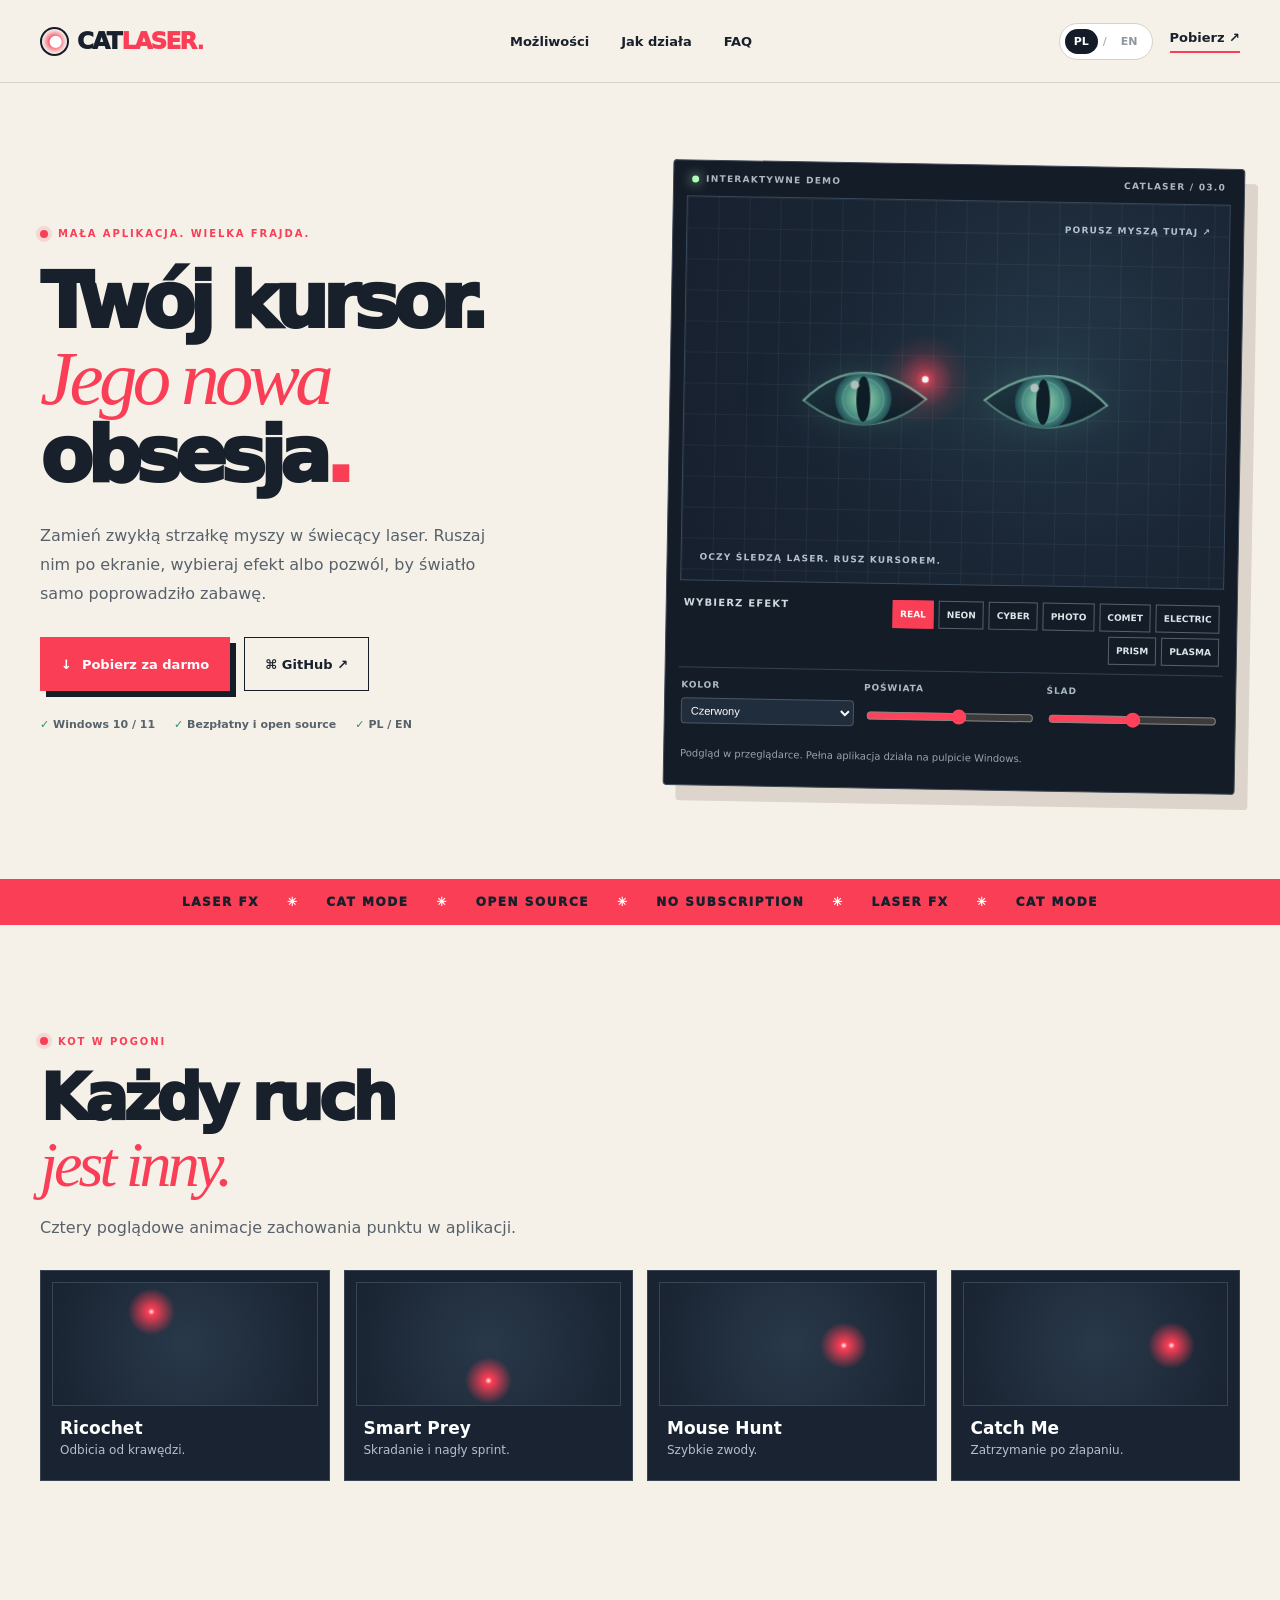
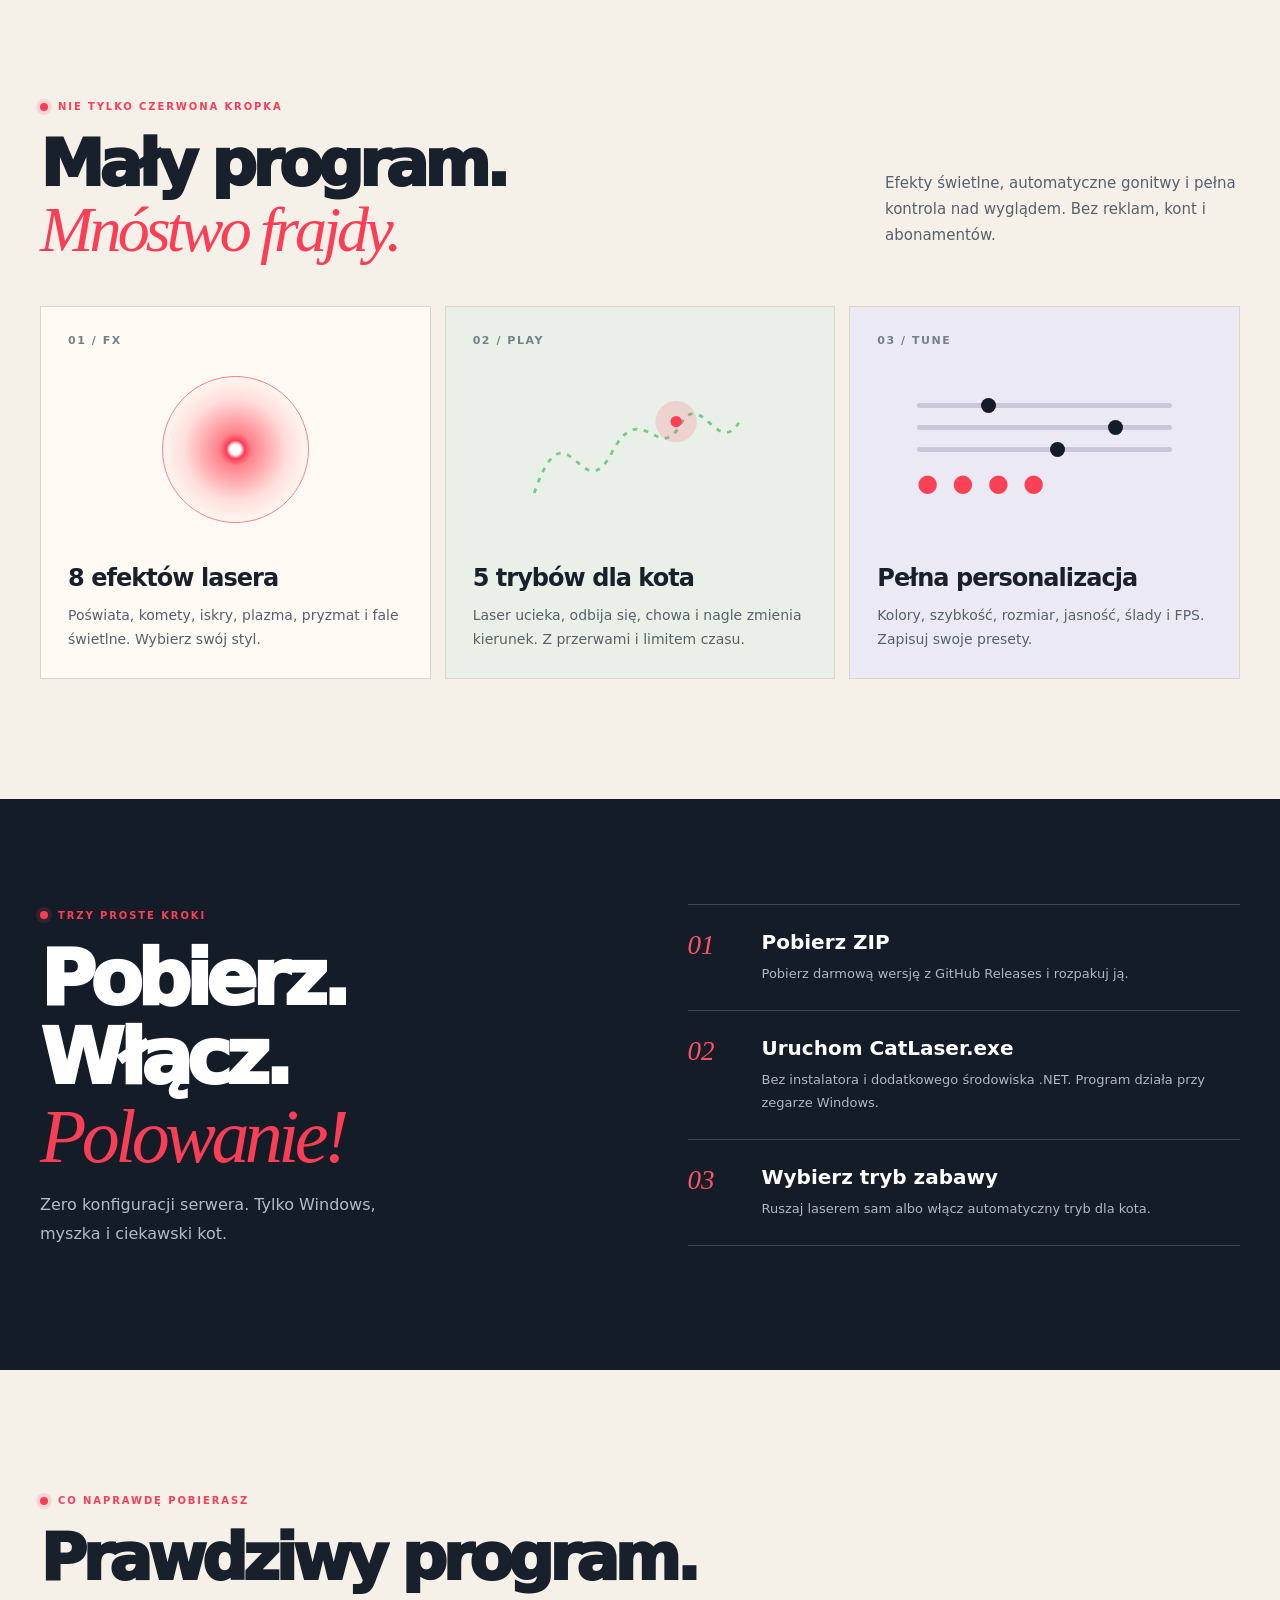
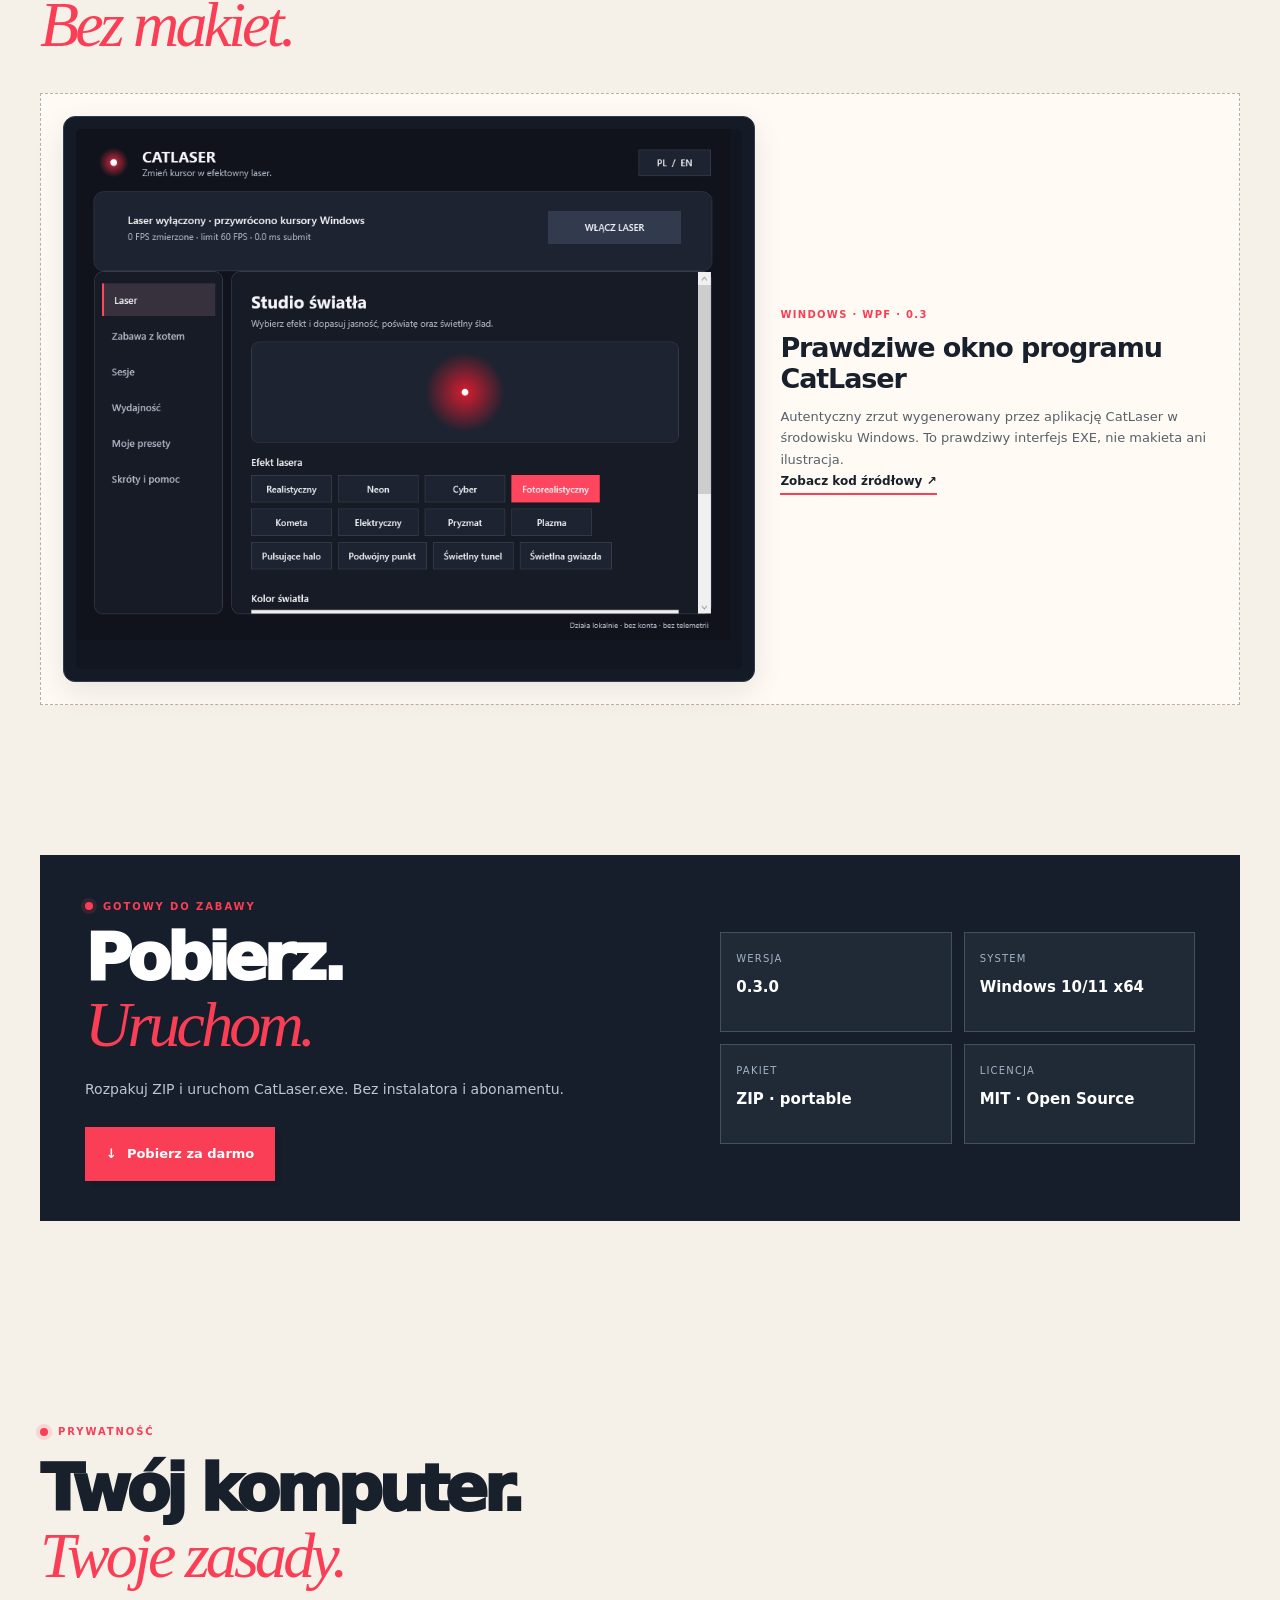
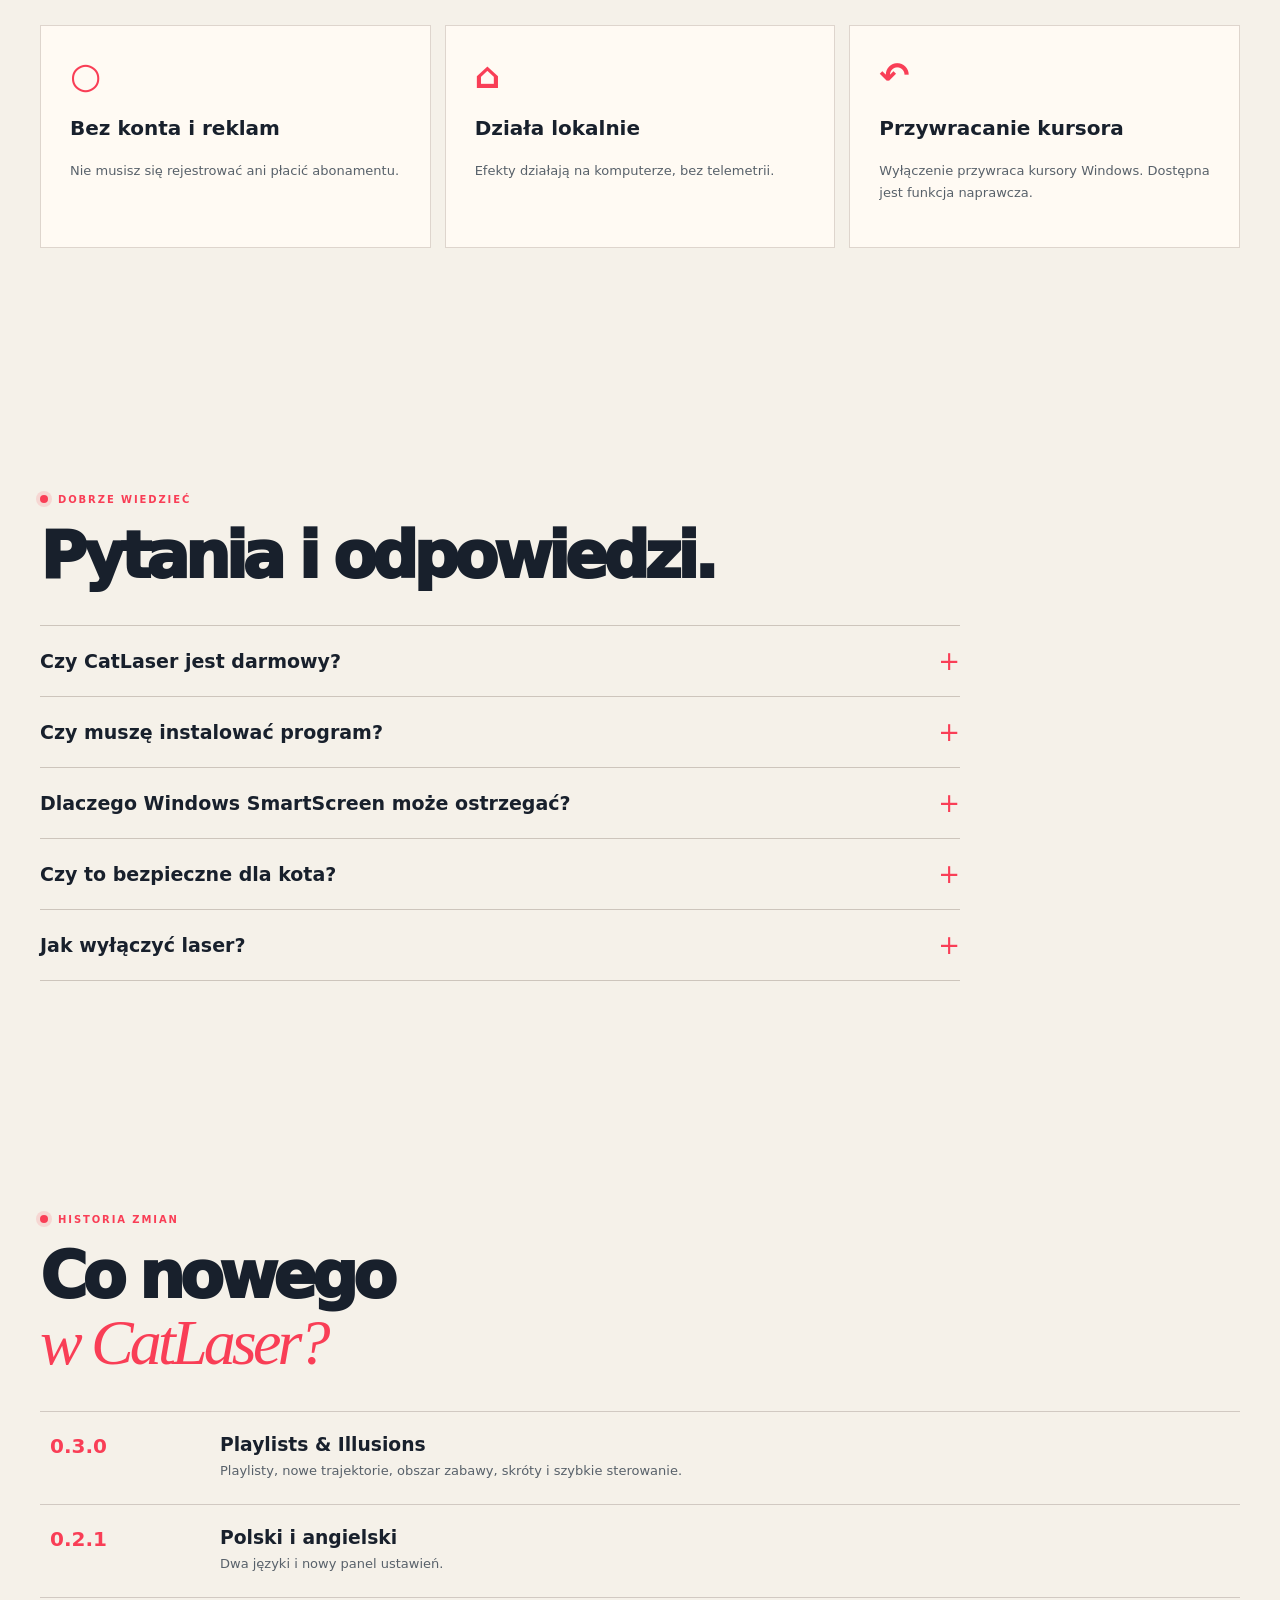
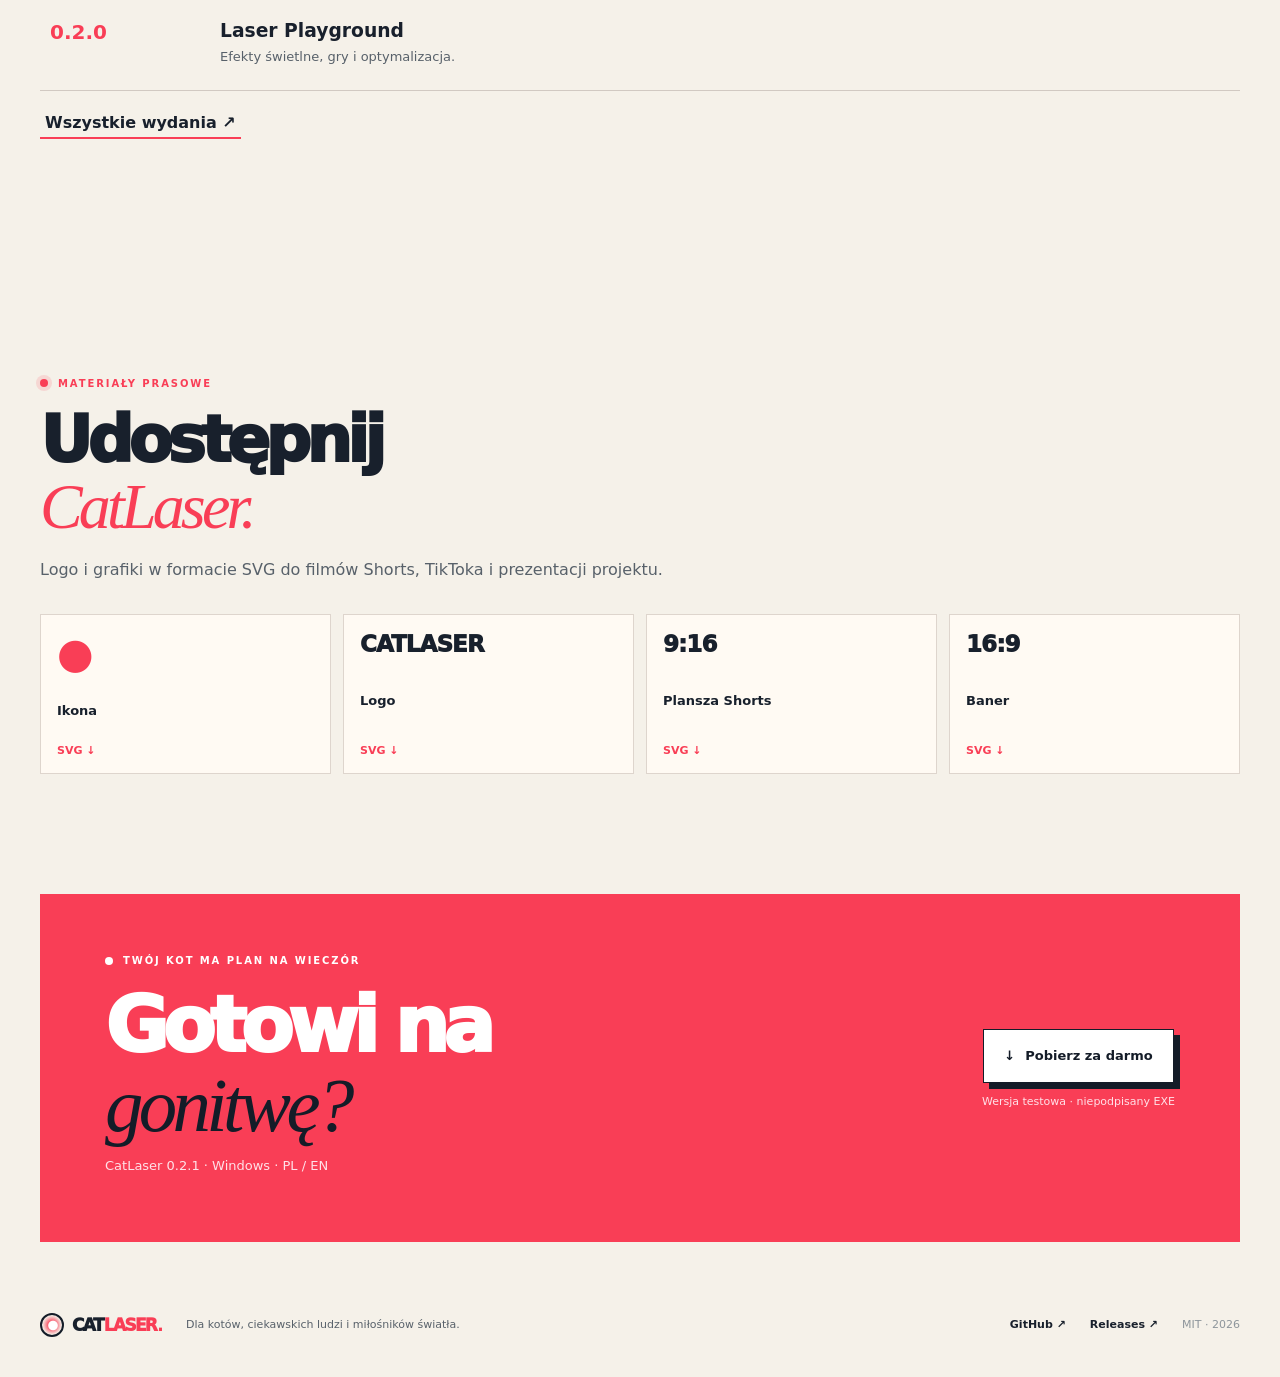
<file: docs/pl/index.html>
<!doctype html>
<html lang="pl">
<head>
<meta charset="utf-8"><meta name="viewport" content="width=device-width,initial-scale=1">
<link rel="alternate" hreflang="pl" href="https://toniaczlog.github.io/catlaser/pl/"><link rel="alternate" hreflang="en" href="https://toniaczlog.github.io/catlaser/en/"><link rel="alternate" hreflang="x-default" href="https://toniaczlog.github.io/catlaser/">
<link rel="canonical" href="https://toniaczlog.github.io/catlaser/pl/"><meta name="robots" content="index,follow"><meta property="og:locale" content="pl_PL"><meta name="twitter:card" content="summary_large_image">
<meta name="theme-color" content="#f5f1e9">
<meta name="description" content="CatLaser — darmowy laserowy kursor na Windows. Efekty świetlne, zabawa dla kota, PL/EN, open source.">
<meta property="og:type" content="website"><meta property="og:title" content="CatLaser — Twój kursor. Jego obsesja."><meta property="og:description" content="Pobierz darmowy laserowy kursor na Windows.">
<link rel="icon" type="image/svg+xml" href="../favicon.svg">
<link rel="stylesheet" href="../styles.css"><script defer src="../main.js"></script>
<title>CatLaser — Twój kursor. Jego obsesja.</title>
</head>
<body>
<a class="skip" href="#main" data-i18n="skip">Przejdź do treści</a>
<header class="site-head"><div class="wrap head-content">
<a class="brand" href="#top" aria-label="CatLaser"><span class="brand-emblem">●</span>CAT<span>LASER</span><b>.</b></a>
<nav class="nav" aria-label="Menu"><a href="#features" data-i18n="navFeatures">Możliwości</a><a href="#how" data-i18n="navHow">Jak działa</a><a href="#faq">FAQ</a></nav>
<div class="head-right"><div class="locale" role="group" aria-label="Language / Język"><button data-lang="pl" aria-pressed="true">PL</button><span>/</span><button data-lang="en" aria-pressed="false">EN</button></div><a class="head-download" href="https://github.com/toniaczlog/catlaser/releases/tag/v0.3.0" data-i18n="navDownload">Pobierz ↗</a></div>
</div></header>
<main id="main">
<section class="hero wrap" id="top"><div class="hero-copy"><span class="kicker"><i></i><span data-i18n="kicker">MAŁA APLIKACJA. WIELKA FRAJDA.</span></span>
<h1 data-i18n-html="heroTitle">Twój kursor.<br><em>Jego nowa</em><br>obsesja<span class="dot">.</span></h1>
<p data-i18n="heroIntro">Zamień zwykłą strzałkę myszy w świecący laser. Ruszaj nim po ekranie, wybieraj efekt albo pozwól, by światło samo poprowadziło zabawę.</p>
<div class="actions"><a class="btn primary" href="https://github.com/toniaczlog/catlaser/releases/download/v0.3.0/CatLaser-0.3-win-x64.zip"><span aria-hidden="true">↓</span><span data-i18n="download">Pobierz za darmo</span></a><a class="btn secondary" href="https://github.com/toniaczlog/catlaser" target="_blank" rel="noopener noreferrer">⌘ GitHub ↗</a></div>
<div class="facts"><span>✓ Windows 10 / 11</span><span>✓ <span data-i18n="free">Bezpłatny i open source</span></span><span>✓ PL / EN</span></div>
</div>
<div class="showcase"><div class="showcase-head"><span><i class="live-dot"></i><span data-i18n="live">INTERAKTYWNE DEMO</span></span><span>CATLASER / 03.0</span></div>
<div class="demo" id="demo" role="group" tabindex="0" aria-label="Podgląd lasera. Porusz myszą lub dotknij.">
<div class="grid-bg"></div><div class="demo-hint" data-i18n="hint">PORUSZ MYSZĄ TUTAJ ↗</div>
<div class="eyes-stage" id="watcher" aria-hidden="true">
<svg class="watch-eyes" viewBox="0 0 360 160" fill="none" xmlns="http://www.w3.org/2000/svg">
<defs>
<clipPath id="eye-left-clip"><path d="M40 79Q90 28 153 76Q99 123 40 79Z"/></clipPath>
<clipPath id="eye-right-clip"><path d="M207 76Q270 28 320 79Q261 123 207 76Z"/></clipPath>
<radialGradient id="iris-glow"><stop offset="0" stop-color="#E4FFE6"/><stop offset=".25" stop-color="#A6F2C4"/><stop offset=".62" stop-color="#62BFA5"/><stop offset="1" stop-color="#225C61"/></radialGradient>
<linearGradient id="eye-dark" x1="0" y1="0" x2="1" y2="1"><stop stop-color="#203C45"/><stop offset="1" stop-color="#07151F"/></linearGradient>
</defs>
<g class="watch-eye">
<path d="M40 79Q90 28 153 76Q99 123 40 79Z" fill="url(#eye-dark)" stroke="#9EECCB" stroke-opacity=".55" stroke-width="1.9"/>
<g clip-path="url(#eye-left-clip)"><g class="eye-gaze">
<circle cx="97" cy="78" r="26" fill="url(#iris-glow)"/>
<circle cx="97" cy="78" r="19" stroke="#C8FFE2" stroke-opacity=".28" stroke-width="1.5"/>
<ellipse cx="97" cy="78" rx="6.4" ry="21" fill="#081820"/>
<circle cx="89" cy="65" r="4" fill="#F8FFF5" opacity=".9"/>
</g></g>
<path d="M40 79Q90 28 153 76" stroke="#BEFFE1" stroke-opacity=".44" stroke-width="2.2" stroke-linecap="round"/>
</g>
<g class="watch-eye">
<path d="M207 76Q270 28 320 79Q261 123 207 76Z" fill="url(#eye-dark)" stroke="#9EECCB" stroke-opacity=".55" stroke-width="1.9"/>
<g clip-path="url(#eye-right-clip)"><g class="eye-gaze">
<circle cx="263" cy="78" r="26" fill="url(#iris-glow)"/>
<circle cx="263" cy="78" r="19" stroke="#C8FFE2" stroke-opacity=".28" stroke-width="1.5"/>
<ellipse cx="263" cy="78" rx="6.4" ry="21" fill="#081820"/>
<circle cx="255" cy="65" r="4" fill="#F8FFF5" opacity=".9"/>
</g></g>
<path d="M207 76Q270 28 320 79" stroke="#BEFFE1" stroke-opacity=".44" stroke-width="2.2" stroke-linecap="round"/>
</g>
</svg>
</div>
<canvas id="laser-preview" aria-hidden="true"></canvas><span class="demo-bottom" data-i18n="demoBottom">OCZY ŚLEDZĄ LASER. RUSZ KURSOREM.</span></div>
<div class="demo-controls"><b data-i18n="effectsLabel">WYBIERZ EFEKT</b><div><button class="selected" data-fx="real" aria-pressed="true">REAL</button><button data-fx="neon" aria-pressed="false">NEON</button><button data-fx="cyber" aria-pressed="false">CYBER</button><button data-fx="photoreal" aria-pressed="false">PHOTO</button><button data-fx="comet" aria-pressed="false">COMET</button><button data-fx="electric" aria-pressed="false">ELECTRIC</button><button data-fx="prism" aria-pressed="false">PRISM</button><button data-fx="plasma" aria-pressed="false">PLASMA</button></div></div><div class="demo-tuner"><label><span data-i18n="colorLabel">KOLOR</span><select id="demo-color"><option value="#ff4058" data-i18n="cRed">Czerwony</option><option value="#45ee9a" data-i18n="cGreen">Zielony</option><option value="#479fff" data-i18n="cBlue">Niebieski</option><option value="#c17fff" data-i18n="cViolet">Fioletowy</option><option value="#ffbc52" data-i18n="cAmber">Bursztynowy</option><option value="#43e9ee" data-i18n="cCyan">Cyjan</option></select></label><label><span data-i18n="glowLabel">POŚWIATA</span><input type="range" id="demo-glow" min="20" max="100" value="65"/></label><label><span data-i18n="trailLabel">ŚLAD</span><input type="range" id="demo-trail" min="0" max="100" value="50"/></label></div><p class="demo-note" data-i18n="demoNote">Podgląd w przeglądarce. Pełna aplikacja działa na pulpicie Windows.</p>
</div></section>
<div class="mobile-download"><b>CAT<span>LASER</span></b><a class="btn primary" href="https://github.com/toniaczlog/catlaser/releases/tag/v0.3.0" data-download-latest><span>↓</span><span data-i18n="download">Pobierz za darmo</span></a></div><div class="ribbon" aria-hidden="true">LASER FX <span>✳</span> CAT MODE <span>✳</span> OPEN SOURCE <span>✳</span> NO SUBSCRIPTION <span>✳</span> LASER FX <span>✳</span> CAT MODE</div>
<section class="mode-section section wrap fade-in" id="modes"><span class="kicker"><i></i><span data-i18n="modesKicker">KOT W POGONI</span></span><h2 data-i18n-html="modesTitle">Każdy ruch<br><em>jest inny.</em></h2><p data-i18n="modesDesc">Cztery poglądowe animacje zachowania punktu w aplikacji.</p><div class="mode-grid"><article><canvas data-motion="ricochet" width="300" height="140"></canvas><h3>Ricochet</h3><p data-i18n="motion1">Odbicia od krawędzi.</p></article><article><canvas data-motion="prey" width="300" height="140"></canvas><h3>Smart Prey</h3><p data-i18n="motion2">Skradanie i nagły sprint.</p></article><article><canvas data-motion="hunt" width="300" height="140"></canvas><h3>Mouse Hunt</h3><p data-i18n="motion3">Szybkie zwody.</p></article><article><canvas data-motion="catch" width="300" height="140"></canvas><h3>Catch Me</h3><p data-i18n="motion4">Zatrzymanie po złapaniu.</p></article></div></section><section id="features" class="section wrap"><div class="section-top"><div><span class="kicker"><i></i><span data-i18n="featuresKicker">NIE TYLKO CZERWONA KROPKA</span></span><h2 data-i18n-html="featuresTitle">Mały program.<br><em>Mnóstwo frajdy.</em></h2></div><p data-i18n="featuresIntro">Efekty świetlne, automatyczne gonitwy i pełna kontrola nad wyglądem. Bez reklam, kont i abonamentów.</p></div>
<div class="cards">
<article class="feature"><span class="num">01 / FX</span><div class="art glow"><i></i></div><h3 data-i18n="f1Title">8 efektów lasera</h3><p data-i18n="f1Body">Poświata, komety, iskry, plazma, pryzmat i fale świetlne. Wybierz swój styl.</p></article>
<article class="feature green"><span class="num">02 / PLAY</span><div class="art"><svg viewBox="0 0 250 140" aria-hidden="true"><path d="M13 116c35-102 50 20 82-42s50 12 73-30 41 39 65-7" stroke="#79c98a" stroke-width="3" stroke-dasharray="5 7" fill="none"/><circle cx="164" cy="40" r="22" fill="#ff4d64" opacity=".18"/><circle cx="164" cy="40" r="6" fill="#fb3f54"/></svg></div><h3 data-i18n="f2Title">5 trybów dla kota</h3><p data-i18n="f2Body">Laser ucieka, odbija się, chowa i nagle zmienia kierunek. Z przerwami i limitem czasu.</p></article>
<article class="feature violet"><span class="num">03 / TUNE</span><div class="art dials"><span><i></i></span><span><i></i></span><span><i></i></span><div class="color-dots">● ● ● ●</div></div><h3 data-i18n="f3Title">Pełna personalizacja</h3><p data-i18n="f3Body">Kolory, szybkość, rozmiar, jasność, ślady i FPS. Zapisuj swoje presety.</p></article>
</div></section>
<section id="how" class="dark-panel"><div class="wrap how"><div><span class="kicker"><i></i><span data-i18n="howKicker">TRZY PROSTE KROKI</span></span><h2 data-i18n-html="howTitle">Pobierz.<br>Włącz.<br><em>Polowanie!</em></h2><p data-i18n="howBody">Zero konfiguracji serwera. Tylko Windows, myszka i ciekawski kot.</p></div><div class="steps"><div><b>01</b><aside><h3 data-i18n="s1Title">Pobierz ZIP</h3><p data-i18n="s1Body">Pobierz darmową wersję z GitHub Releases i rozpakuj ją.</p></aside></div><div><b>02</b><aside><h3 data-i18n="s2Title">Uruchom CatLaser.exe</h3><p data-i18n="s2Body">Bez instalatora i dodatkowego środowiska .NET. Program działa przy zegarze Windows.</p></aside></div><div><b>03</b><aside><h3 data-i18n="s3Title">Wybierz tryb zabawy</h3><p data-i18n="s3Body">Ruszaj laserem sam albo włącz automatyczny tryb dla kota.</p></aside></div></div></div></section>
<section class="product-evidence section wrap fade-in" id="app"><span class="kicker"><i></i><span data-i18n="appKicker">CO NAPRAWDĘ POBIERASZ</span></span><h2 data-i18n-html="appTitle">Prawdziwy program.<br><em>Bez makiet.</em></h2><div class="evidence-card screenshot-card">
    <div class="screenshot-image"><img src="../screenshots/settings-0.3.png" alt="Prawdziwe okno ustawień CatLaser 0.3 przechwycone na Windows" loading="lazy" decoding="async" width="875" height="710"></div>
    <div class="screenshot-detail"><span class="capture-proof">WINDOWS · WPF · 0.3</span><h3 data-i18n="screensPending">Prawdziwe okno programu CatLaser</h3>
    <p data-i18n="screensDesc">Autentyczny zrzut wygenerowany przez aplikację CatLaser w środowisku Windows. To prawdziwy interfejs EXE, nie makieta ani ilustracja.</p>
    <a href="https://github.com/toniaczlog/catlaser/tree/main/CatLaser" target="_blank" rel="noopener noreferrer">Zobacz kod źródłowy ↗</a></div>
  </div></section><section class="download-block section wrap fade-in" id="download"><div class="download-panel"><div><span class="kicker"><i></i><span data-i18n="downloadKicker">GOTOWY DO ZABAWY</span></span><h2 data-i18n-html="downloadTitle">Pobierz.<br><em>Uruchom.</em></h2><p data-i18n="downloadBody">Rozpakuj ZIP i uruchom CatLaser.exe. Bez instalatora i abonamentu.</p><a class="btn primary" href="https://github.com/toniaczlog/catlaser/releases/tag/v0.3.0" data-download-latest><span>↓</span><span data-i18n="download">Pobierz za darmo</span></a></div><div class="download-meta"><div><small data-i18n="version">WERSJA</small><strong>0.3.0</strong></div><div><small data-i18n="platform">SYSTEM</small><strong>Windows 10/11 x64</strong></div><div><small data-i18n="package">PAKIET</small><strong>ZIP · portable</strong></div><div><small data-i18n="license">LICENCJA</small><strong>MIT · Open Source</strong></div></div></div></section><section class="privacy-section section wrap fade-in" id="privacy"><span class="kicker"><i></i><span data-i18n="privacyKicker">PRYWATNOŚĆ</span></span><h2 data-i18n-html="privacyTitle">Twój komputer.<br><em>Twoje zasady.</em></h2><div class="privacy-grid"><div><b>○</b><h3 data-i18n="privacy1">Bez konta i reklam</h3><p data-i18n="privacy1Body">Nie musisz się rejestrować ani płacić abonamentu.</p></div><div><b>⌂</b><h3 data-i18n="privacy2">Działa lokalnie</h3><p data-i18n="privacy2Body">Efekty działają na komputerze, bez telemetrii.</p></div><div><b>↶</b><h3 data-i18n="privacy3">Przywracanie kursora</h3><p data-i18n="privacy3Body">Wyłączenie przywraca kursory Windows. Dostępna jest funkcja naprawcza.</p></div></div></section><section id="faq" class="section faq wrap"><span class="kicker"><i></i><span data-i18n="faqKicker">DOBRZE WIEDZIEĆ</span></span><h2 data-i18n="faqTitle">Pytania i odpowiedzi.</h2>
<details><summary data-i18n="q1">Czy CatLaser jest darmowy?</summary><p data-i18n="a1">Tak. Jest bezpłatny, open source (MIT), bez reklam i bez subskrypcji.</p></details>
<details><summary data-i18n="q2">Czy muszę instalować program?</summary><p data-i18n="a2">Nie. Wystarczy pobrać ZIP, rozpakować i uruchomić CatLaser.exe na Windows 10/11 x64.</p></details>
<details><summary data-i18n="q3">Dlaczego Windows SmartScreen może ostrzegać?</summary><p data-i18n="a3">Plik EXE nie jest jeszcze podpisany cyfrowo. Kod źródłowy jest publiczny na GitHubie, a aplikację kompiluje GitHub Actions.</p></details>
<details><summary data-i18n="q4">Czy to bezpieczne dla kota?</summary><p data-i18n="a4">Program nie emituje prawdziwego lasera — wyświetla efekt na monitorze. Pilnuj jednak, aby kot nie drapał ekranu, rób krótkie sesje i zakończ zabawę prawdziwą zabawką do złapania.</p></details>
<details><summary data-i18n="q5">Jak wyłączyć laser?</summary><p data-i18n="a5">Ctrl + Alt + L lub menu programu przy zegarze. Wyjście przywraca kursory Windows. Po awaryjnym zamknięciu można uruchomić CatLaser ponownie, aby przywrócić kursory.</p></details>
</section>
<section class="updates section wrap fade-in" id="updates"><span class="kicker"><i></i><span data-i18n="updatesKicker">HISTORIA ZMIAN</span></span><h2 data-i18n-html="updatesTitle">Co nowego<br><em>w CatLaser?</em></h2><div class="version-list"><div><b>0.3.0</b><div><h3 data-i18n="v3Title">Playlists & Illusions</h3><p data-i18n="v3Body">Playlisty, nowe trajektorie, obszar zabawy, skróty i szybkie sterowanie.</p></div></div><div><b>0.2.1</b><div><h3 data-i18n="v2Title">Polski i angielski</h3><p data-i18n="v2Body">Dwa języki i nowy panel ustawień.</p></div></div><div><b>0.2.0</b><div><h3 data-i18n="v1Title">Laser Playground</h3><p data-i18n="v1Body">Efekty świetlne, gry i optymalizacja.</p></div></div></div><a class="text-link" href="https://github.com/toniaczlog/catlaser/releases" data-i18n="allReleases">Wszystkie wydania ↗</a></section><section class="press section wrap fade-in" id="press"><span class="kicker"><i></i><span data-i18n="pressKicker">MATERIAŁY PRASOWE</span></span><h2 data-i18n-html="pressTitle">Udostępnij<br><em>CatLaser.</em></h2><p data-i18n="pressBody">Logo i grafiki w formacie SVG do filmów Shorts, TikToka i prezentacji projektu.</p><div class="press-files"><a href="../press/mark.svg" download><span>●</span><b data-i18n="pressMark">Ikona</b><small>SVG ↓</small></a><a href="../press/wordmark.svg" download><span>CATLASER</span><b data-i18n="pressLogo">Logo</b><small>SVG ↓</small></a><a href="../press/shorts-card.svg" download><span>9:16</span><b data-i18n="pressVideo">Plansza Shorts</b><small>SVG ↓</small></a><a href="../press/social-banner.svg" download><span>16:9</span><b data-i18n="pressBanner">Baner</b><small>SVG ↓</small></a></div></section><section class="ending wrap"><div><span class="kicker"><i></i><span data-i18n="endingKicker">TWÓJ KOT MA PLAN NA WIECZÓR</span></span><h2 data-i18n-html="endingTitle">Gotowi na<br><em>gonitwę?</em></h2><p>CatLaser 0.2.1 · Windows · PL / EN</p></div><div><a class="btn ending-button" href="https://github.com/toniaczlog/catlaser/releases/download/v0.3.0/CatLaser-0.3-win-x64.zip"><span aria-hidden="true">↓</span><span data-i18n="download">Pobierz za darmo</span></a><small data-i18n="prerelease">Wersja testowa · niepodpisany EXE</small></div></section>
</main>
<footer class="wrap foot"><div class="brand"><span class="brand-emblem">●</span>CAT<span>LASER</span><b>.</b></div><p data-i18n="footer">Dla kotów, ciekawskich ludzi i miłośników światła.</p><a href="https://github.com/toniaczlog/catlaser" target="_blank" rel="noopener noreferrer">GitHub ↗</a><a href="https://github.com/toniaczlog/catlaser/releases" target="_blank" rel="noopener noreferrer">Releases ↗</a><span>MIT · 2026</span></footer>
</body></html>
</file>
<file: docs/styles.css>
:root{font-family:"Segoe UI",Inter,system-ui,sans-serif;--paper:#f5f1e9;--ink:#18202c;--red:#f93e56;--dark:#141c28;--muted:#58616a;color:var(--ink);background:var(--paper);scroll-behavior:smooth}*{box-sizing:border-box}body{margin:0;min-width:320px;overflow-x:hidden}a{color:inherit;text-decoration:none}button{font:inherit;cursor:pointer}button:focus-visible,a:focus-visible,summary:focus-visible,#demo:focus-visible{outline:3px solid #007dce;outline-offset:3px}::selection{background:#fec0c9}.wrap{width:min(1200px,calc(100% - 72px));margin:auto}.skip{position:absolute;top:-80px;left:10px;background:white;padding:12px;z-index:30}.skip:focus{top:10px}.site-head{border-bottom:1px solid #d8d1c8}.head-content{height:82px;display:flex;align-items:center;justify-content:space-between;gap:25px}.brand{font-size:23px;font-weight:950;letter-spacing:-1.7px;white-space:nowrap;display:flex;align-items:center;gap:1px}.brand span:not(.brand-emblem),.brand b{color:var(--red)}.brand-emblem{width:29px;height:29px;display:grid;place-items:center;margin-right:7px;border:2px solid var(--dark);border-radius:50%;font-size:15px;color:white!important;background:radial-gradient(circle,#fff 0 14%,#f93e56 21%,#f93e5640 56%,transparent 70%)}.nav,.head-right{display:flex;align-items:center;gap:32px}.nav a{font-weight:750;font-size:13px}.nav a:hover,.head-download:hover,.foot a:hover{color:var(--red)}.head-right{gap:17px}.head-download{font-size:13px;font-weight:850;border-bottom:2px solid var(--red);padding-bottom:6px}.locale{display:flex;align-items:center;gap:5px;background:white;border:1px solid #d7d0c8;border-radius:50px;padding:5px;font-size:11px;font-weight:900}.locale>span{color:#aeb3b6}.locale button{border:0;border-radius:20px;background:transparent;color:#8f969d;padding:6px 9px}.locale button[aria-pressed=true]{color:white;background:var(--dark)}.hero{display:grid;grid-template-columns:1fr 1fr;align-items:center;gap:56px;padding-top:81px;padding-bottom:89px}.hero-copy{padding:20px 0}.kicker{display:inline-flex;align-items:center;gap:10px;font-weight:900;font-size:10px;letter-spacing:.19em;color:var(--red);text-transform:uppercase}.kicker i{display:block;width:8px;height:8px;border-radius:50%;background:var(--red);box-shadow:0 0 0 4px #f93e5625}.hero h1{font-size:clamp(53px,6vw,88px);line-height:1;letter-spacing:-.083em;font-weight:950;margin:22px 0 27px}.hero h1 em,h2 em{color:var(--red);font-family:Georgia,serif;font-style:italic;font-weight:500;letter-spacing:-.06em}.dot{color:var(--red)}.hero-copy>p{font-size:16px;line-height:1.8;color:var(--muted);max-width:480px}.actions{display:flex;gap:14px;flex-wrap:wrap;margin-top:29px}.btn{min-height:54px;padding:14px 20px;border:1px solid var(--dark);font-size:13px;font-weight:850;display:inline-flex;align-items:center;justify-content:center;gap:10px;transition:transform .2s,box-shadow .2s}.btn:hover{transform:translateY(-2px)}.primary{color:white;background:var(--red);border-color:var(--red);box-shadow:6px 6px 0 var(--dark)}.secondary{background:transparent}.facts{display:flex;flex-wrap:wrap;gap:10px 19px;font-size:11px;color:#58626b;font-weight:750;margin-top:27px}.facts>span:first-letter{color:#299467}.showcase{background:var(--dark);border:1px solid #414a59;border-radius:4px;color:#d3d8de;padding:13px;transform:rotate(1deg);box-shadow:13px 15px 0 #ddd5cb}.showcase-head{display:flex;justify-content:space-between;padding:0 5px 12px;font-size:9px;font-weight:850;letter-spacing:.14em;color:#adb8c1}.showcase-head>span:first-child{display:flex;align-items:center;gap:7px}.live-dot{height:7px;width:7px;border-radius:50%;background:#aaffb4;box-shadow:0 0 12px #bcffb8}.demo{position:relative;overflow:hidden;height:385px;cursor:crosshair;background:radial-gradient(circle at 70% 40%,#243747,#1b2736 45%,#161f2d);border:1px solid #38495c;touch-action:pan-y}.grid-bg{position:absolute;inset:0;background-image:linear-gradient(#ffffff0c 1px,transparent 1px),linear-gradient(90deg,#ffffff0c 1px,transparent 1px);background-size:31px 31px}.demo canvas{position:absolute;inset:0;width:100%;height:100%;pointer-events:none}.demo-hint,.demo-bottom{position:absolute;z-index:2;color:#b3c1cc;font-size:9px;letter-spacing:.13em;font-weight:850;pointer-events:none}.demo-hint{top:22px;right:18px}.demo-bottom{bottom:18px;left:18px}.demo-controls{display:flex;align-items:center;justify-content:space-between;gap:10px;padding:16px 4px 0}.demo-controls b{font-size:10px;letter-spacing:.12em}.demo-controls>div{display:flex;gap:5px}.demo-controls button{padding:9px;background:none;border:1px solid #57606b;color:#dee4e9;font-size:10px;font-weight:850}.demo-controls button.selected{background:var(--red);border-color:var(--red);color:white}.demo-note{font-size:10px;color:#96a3ac;line-height:1.6;padding:0 3px}.ribbon{padding:16px;text-align:center;white-space:nowrap;overflow:hidden;background:var(--red);font-size:12px;font-weight:950;letter-spacing:.13em}.ribbon span{margin:0 22px;color:white}.section{padding-top:120px;padding-bottom:120px}.section-top{display:flex;align-items:end;justify-content:space-between;gap:40px;margin-bottom:43px}.section h2,.how h2,.ending h2{font-size:clamp(44px,5vw,69px);letter-spacing:-.075em;line-height:1.03;font-weight:950;margin:17px 0 0}.section-top p{font-size:15px;line-height:1.75;max-width:355px;color:var(--muted)}.cards{display:grid;grid-template-columns:repeat(3,1fr);gap:14px}.feature{border:1px solid #dcd5cd;background:#fffaf3;min-height:373px;padding:27px;display:flex;flex-direction:column}.feature.green{background:#e8f0e7}.feature.violet{background:#ebe9f4}.num{font-size:11px;font-weight:900;letter-spacing:.14em;color:#77808a}.art{height:196px;flex:1;display:grid;place-items:center;position:relative}.art svg{width:100%;max-width:235px}.glow:after{content:"";position:absolute;width:145px;height:145px;border-radius:50%;background:radial-gradient(circle,#fff 0 5%,#fb3e59 9%,#ff4557a8 16%,#ff415626 50%,transparent 75%);border:1px solid #ff7f8c}.feature h3{font-size:24px;letter-spacing:-.04em;margin:12px 0}.feature p{color:var(--muted);line-height:1.7;font-size:14px;margin:0}.dials{display:flex;flex-direction:column;align-items:stretch;justify-content:center;gap:17px;padding:0 40px}.dials>span{height:5px;border-radius:20px;background:#c8c8d9;position:relative}.dials>span i{position:absolute;top:-5px;height:15px;width:15px;border-radius:50%;background:var(--dark)}.dials>span:nth-child(1) i{left:25%}.dials>span:nth-child(2) i{left:75%}.dials>span:nth-child(3) i{left:52%}.color-dots{font-size:24px;letter-spacing:.14em;color:#fa4156}.dark-panel{background:var(--dark);color:white;padding:105px 0}.how{display:grid;grid-template-columns:1fr 1fr;gap:95px}.how h2{font-size:clamp(51px,6vw,76px)}.how>div>p{color:#b2bbc7;max-width:380px;line-height:1.8}.steps{border-top:1px solid #3c4857}.steps>div{border-bottom:1px solid #3c4857;display:grid;grid-template-columns:54px 1fr;gap:20px;padding:25px 0}.steps b{font-size:27px;color:#ff536a;font-family:Georgia,serif;font-style:italic;font-weight:500}.steps h3{font-size:20px;margin:0 0 9px}.steps p{color:#aeb7c2;font-size:13px;line-height:1.7;margin:0}.faq{padding-bottom:107px}.faq h2{margin-bottom:35px}.faq details{max-width:920px;padding:20px 0;border-bottom:1px solid #cdc5bc}.faq details:first-of-type{border-top:1px solid #cdc5bc}.faq summary{cursor:pointer;list-style:none;font-weight:850;font-size:19px;display:flex;justify-content:space-between;align-items:center;gap:20px}.faq summary::-webkit-details-marker{display:none}.faq summary:after{content:"+";font-size:26px;color:var(--red);font-weight:400}.faq details[open] summary:after{content:"−"}.faq details p{max-width:700px;line-height:1.8;color:var(--muted);font-size:14px}.ending{background:var(--red);min-height:300px;padding:56px 65px;display:flex;align-items:center;justify-content:space-between;gap:30px;color:white;margin-bottom:65px;position:relative;overflow:hidden}.ending .kicker{color:white}.ending .kicker i{background:white}.ending h2{font-size:clamp(56px,6vw,85px)}.ending h2 em{color:var(--dark)}.ending p{font-size:13px;color:#ffe1e8}.ending>div:last-child{display:flex;flex-direction:column;gap:12px;align-items:center;position:relative;z-index:1}.ending-button{background:white;color:var(--dark);box-shadow:6px 6px 0 var(--dark);white-space:nowrap}.ending small{color:#ffe1e8;font-size:11px}.foot{display:flex;align-items:center;gap:24px;padding-bottom:35px;font-size:11px}.foot .brand{font-size:17px}.foot .brand-emblem{width:24px;height:24px;font-size:12px}.foot p{flex:1;color:var(--muted)}.foot a{font-weight:800}.foot>span{color:#8d959b}@media(max-width:960px){.hero{gap:30px}.hero h1{font-size:clamp(49px,6vw,70px)}.nav{gap:14px}.section{padding-block:90px}.how{gap:50px}}@media(max-width:760px){.wrap{width:calc(100% - 38px)}.head-content{height:72px}.nav{display:none}.hero{grid-template-columns:1fr;padding-top:40px;padding-bottom:65px}.hero h1{font-size:clamp(57px,10vw,77px)}.showcase{transform:none;width:min(100%,620px);margin:auto}.demo{height:335px}.section-top{display:block}.section-top p{max-width:600px}.cards{grid-template-columns:1fr}.feature{min-height:270px}.art{height:130px}.how{grid-template-columns:1fr;gap:30px}.ending{padding:40px;display:block}.ending>div:last-child{align-items:start;margin-top:25px}.foot{flex-wrap:wrap}.foot p{flex-basis:100%}}@media(max-width:500px){.wrap{width:calc(100% - 32px)}.head-content{height:66px}.brand{font-size:19px}.brand-emblem{width:25px;height:25px}.head-download{display:none}.hero{padding-top:26px}.hero h1{font-size:clamp(49px,11.6vw,68px)}.hero-copy>p{font-size:14px}.actions{gap:10px}.btn{padding:12px 14px;font-size:12px;min-height:49px}.facts{gap:9px;font-size:10px}.showcase{padding:9px;box-shadow:7px 7px 0 #ddd5cb}.demo{height:282px}.demo-controls{flex-wrap:wrap}.section{padding-block:70px}.section h2{font-size:45px}.feature{padding:22px}.dark-panel{padding:70px 0}.how h2{font-size:64px}.steps>div{grid-template-columns:44px 1fr}.faq summary{font-size:16px}.ending{padding:35px 25px;margin-bottom:50px}.ending h2{font-size:63px}.foot{gap:13px}}@media(prefers-reduced-motion:reduce){*,*::before,*::after{scroll-behavior:auto!important;transition:none!important}.btn:hover{transform:none}}
/* Floating eyes only: no cat silhouette. */
.eyes-stage{position:absolute;inset:0;z-index:1;pointer-events:none;opacity:.72;transition:opacity .4s ease}
.eyes-stage:before{content:"";position:absolute;left:50%;top:52%;width:80%;height:65%;transform:translate(-50%,-50%);background:radial-gradient(ellipse at center,rgba(57,121,108,.10) 0%,rgba(34,65,79,.06) 42%,transparent 73%);pointer-events:none}
.watch-eyes{position:absolute;width:76%;max-width:390px;height:auto;left:50%;top:53%;transform:translate(-50%,-50%);overflow:visible;filter:drop-shadow(0 0 16px rgba(115,237,192,.18))}
.eyes-stage.is-awake{opacity:.98}
.eyes-stage.is-idle{opacity:.49}
.watch-eye{transform-box:fill-box;transform-origin:center;transition:transform .15s ease}
.eyes-stage.is-blinking .watch-eye{transform:scaleY(.07)}
.eyes-stage.is-idle .watch-eye{transform:scaleY(.68)}
.eye-gaze{transform:translate(var(--look-x,0px),var(--look-y,0px));transition:transform .08s linear}
@media(max-width:500px){.watch-eyes{width:94%;top:53%}}
@media(prefers-reduced-motion:reduce){.eyes-stage,.watch-eye,.eye-gaze{transition:none!important}}


/* CatLaser 0.3: product proof, play modes, download CTA, privacy, changelog and press */
.demo-controls{align-items:flex-start}.demo-controls>div{flex-wrap:wrap;justify-content:flex-end;max-width:370px}
.demo-controls button{font-size:9px;padding:8px 7px}.demo-tuner{display:grid;grid-template-columns:repeat(3,minmax(0,1fr));gap:10px;padding:12px 3px 8px;border-top:1px solid #344251;margin-top:9px}
.demo-tuner label{display:flex;flex-direction:column;gap:8px;font-size:9px;color:#acbac6;font-weight:800;letter-spacing:.1em}
.demo-tuner input,.demo-tuner select{max-width:100%;accent-color:#ff415a;background:#202d3c;color:#fff;border:1px solid #4a5665;min-height:26px;border-radius:4px}
.demo-tuner select{font-size:11px;padding:5px}.demo-tuner input{cursor:pointer}
.fade-in{opacity:1;transform:none}.js-motion .fade-in{opacity:0;transform:translateY(17px);transition:opacity .55s ease,transform .55s ease}.js-motion .fade-in.revealed{opacity:1;transform:none}
.mode-section{padding-top:105px;padding-bottom:95px}.mode-section>p,.press>p{color:var(--muted);max-width:630px;line-height:1.75}
.mode-grid{display:grid;grid-template-columns:repeat(4,1fr);gap:14px;margin-top:28px}
.mode-grid article{background:#192332;border:1px solid #384452;color:#fff;padding:11px 11px 19px}
.mode-grid canvas{display:block;width:100%;height:auto;background:radial-gradient(circle,#29394a,#192331);border:1px solid #354657;aspect-ratio:300/140}
.mode-grid h3{font-size:17px;margin:12px 8px 3px}.mode-grid p{font-size:12px;line-height:1.65;color:#b4c1cc;margin:0 8px}
.evidence-card{background:#fffaf3;border:1px dashed #c1ada7;padding:22px;display:flex;align-items:center;gap:22px;margin-top:35px}
.evidence-card>b{display:grid;place-items:center;min-width:90px;min-height:90px;background:#e4e6e7;font-size:42px;color:#59616c}.evidence-card h3{margin:0 0 8px}.evidence-card p{margin:0;color:var(--muted);line-height:1.65;font-size:13px}.evidence-card a{font-size:12px;font-weight:800;white-space:nowrap;border-bottom:2px solid var(--red)}
.download-block{padding-top:30px}.download-panel{background:#151e2a;color:#fff;padding:40px 45px;display:grid;grid-template-columns:1.1fr .9fr;gap:55px;align-items:center}.download-panel h2{margin:12px 0 20px}.download-panel p{color:#bdc5d1;line-height:1.7;font-size:14px;margin-bottom:25px}.download-meta{display:grid;grid-template-columns:1fr 1fr;gap:12px}.download-meta>div{padding:20px 15px;border:1px solid #425064;background:#202a37;min-height:100px}.download-meta small{font-size:10px;letter-spacing:.12em;display:block;color:#a3b3c5;margin-bottom:13px}.download-meta strong{font-size:15px}
.privacy-section{padding-top:80px}.privacy-grid{display:grid;grid-template-columns:repeat(3,1fr);gap:14px;margin-top:36px}.privacy-grid>div{background:#fffaf3;padding:29px;border:1px solid #ded5cd}.privacy-grid b{font-size:36px;color:var(--red)}.privacy-grid h3{font-size:20px}.privacy-grid p{font-size:13px;line-height:1.75;color:var(--muted)}
.version-list{margin:35px 0 22px;border-top:1px solid #d1c9c2}.version-list>div{display:grid;grid-template-columns:140px 1fr;gap:30px;padding:22px 10px;border-bottom:1px solid #d1c9c2}.version-list b{font-size:20px;color:var(--red)}.version-list h3{margin:0 0 5px}.version-list p{margin:0;color:var(--muted);font-size:13px;line-height:1.7}.text-link{font-weight:800;border-bottom:2px solid var(--red);padding:5px}
.press-files{display:grid;grid-template-columns:repeat(4,1fr);gap:12px;margin-top:30px}.press-files a{background:#fffaf3;border:1px solid #ded5cd;min-height:160px;padding:16px;display:flex;flex-direction:column;gap:12px;justify-content:space-between;transition:border-color .2s}.press-files a:hover{border-color:var(--red)}.press-files a>span{font-size:23px;font-weight:950;letter-spacing:-.04em}.press-files a:first-child>span{font-size:40px;color:var(--red)}.press-files b{font-size:13px}.press-files small{font-size:11px;color:var(--red);font-weight:900}.red-letter{color:var(--red)}
.mobile-download{display:none}
@media(max-width:950px){.mode-grid,.press-files{grid-template-columns:repeat(2,minmax(0,1fr))}}
@media(max-width:760px){.download-panel{grid-template-columns:1fr;gap:25px}.privacy-grid{grid-template-columns:1fr}.evidence-card{flex-wrap:wrap}.mode-section{padding-top:60px}}
@media(max-width:500px){body{padding-bottom:73px}.mobile-download{display:flex;position:fixed;bottom:0;left:0;right:0;z-index:99;align-items:center;justify-content:space-between;gap:10px;background:#fcf9f1;border-top:1px solid #dfd3c9;padding:9px 16px;box-shadow:0 -6px 20px #1a24301c}.mobile-download b{font-size:18px;letter-spacing:-.05em;white-space:nowrap}.mobile-download b span{color:var(--red)}.mobile-download .btn{min-height:43px;padding:10px 12px;box-shadow:none;white-space:nowrap}.demo-controls{flex-wrap:wrap}.demo-controls>div{justify-content:flex-start;max-width:100%}.demo-controls button{font-size:9px}.demo-tuner{gap:7px}.demo-tuner label{font-size:8px}.mode-grid{grid-template-columns:repeat(2,minmax(0,1fr));gap:9px}.mode-grid article{padding:8px}.mode-grid h3{font-size:14px}.mode-grid p{font-size:11px}.download-panel{padding:28px 22px}.download-meta{gap:6px}.download-meta>div{padding:13px 10px;min-height:90px}.download-meta strong{font-size:12px}.evidence-card{gap:10px}.evidence-card>b{min-width:60px;min-height:60px;font-size:30px}.press-files{gap:8px}.press-files a{min-height:145px;padding:12px}.press-files a>span{font-size:17px}.version-list>div{grid-template-columns:80px 1fr;gap:10px}.version-list b{font-size:16px}}
@media(prefers-reduced-motion:reduce){.js-motion .fade-in{opacity:1!important;transform:none!important;transition:none!important}}

/* Actual Windows WPF settings screenshot — no fabricated product mockup. */
.screenshot-card{align-items:center!important;gap:25px!important}
.screenshot-image{flex:0 1 60%;min-width:0;background:#141b27;border:1px solid #303d4e;border-radius:12px;padding:12px;box-shadow:0 10px 30px #18202c18}
.screenshot-image img{display:block;width:100%;height:auto;border-radius:5px;background:#111621}
.screenshot-detail{flex:1;min-width:205px}
.capture-proof{display:block;color:#f93e56;font-size:10px;font-weight:900;letter-spacing:.13em;margin-bottom:12px}
.screenshot-detail h3{margin:0 0 12px;font-size:clamp(20px,2.2vw,27px);letter-spacing:-.04em}
.screenshot-detail p{line-height:1.65}
.screenshot-detail a{font-weight:800;font-size:12px;border-bottom:2px solid #f93e56;padding-bottom:5px}
@media(max-width:800px){.screenshot-card{flex-direction:column!important;align-items:stretch!important}.screenshot-image{flex:auto;width:100%}.screenshot-detail{min-width:0}}
</file>
